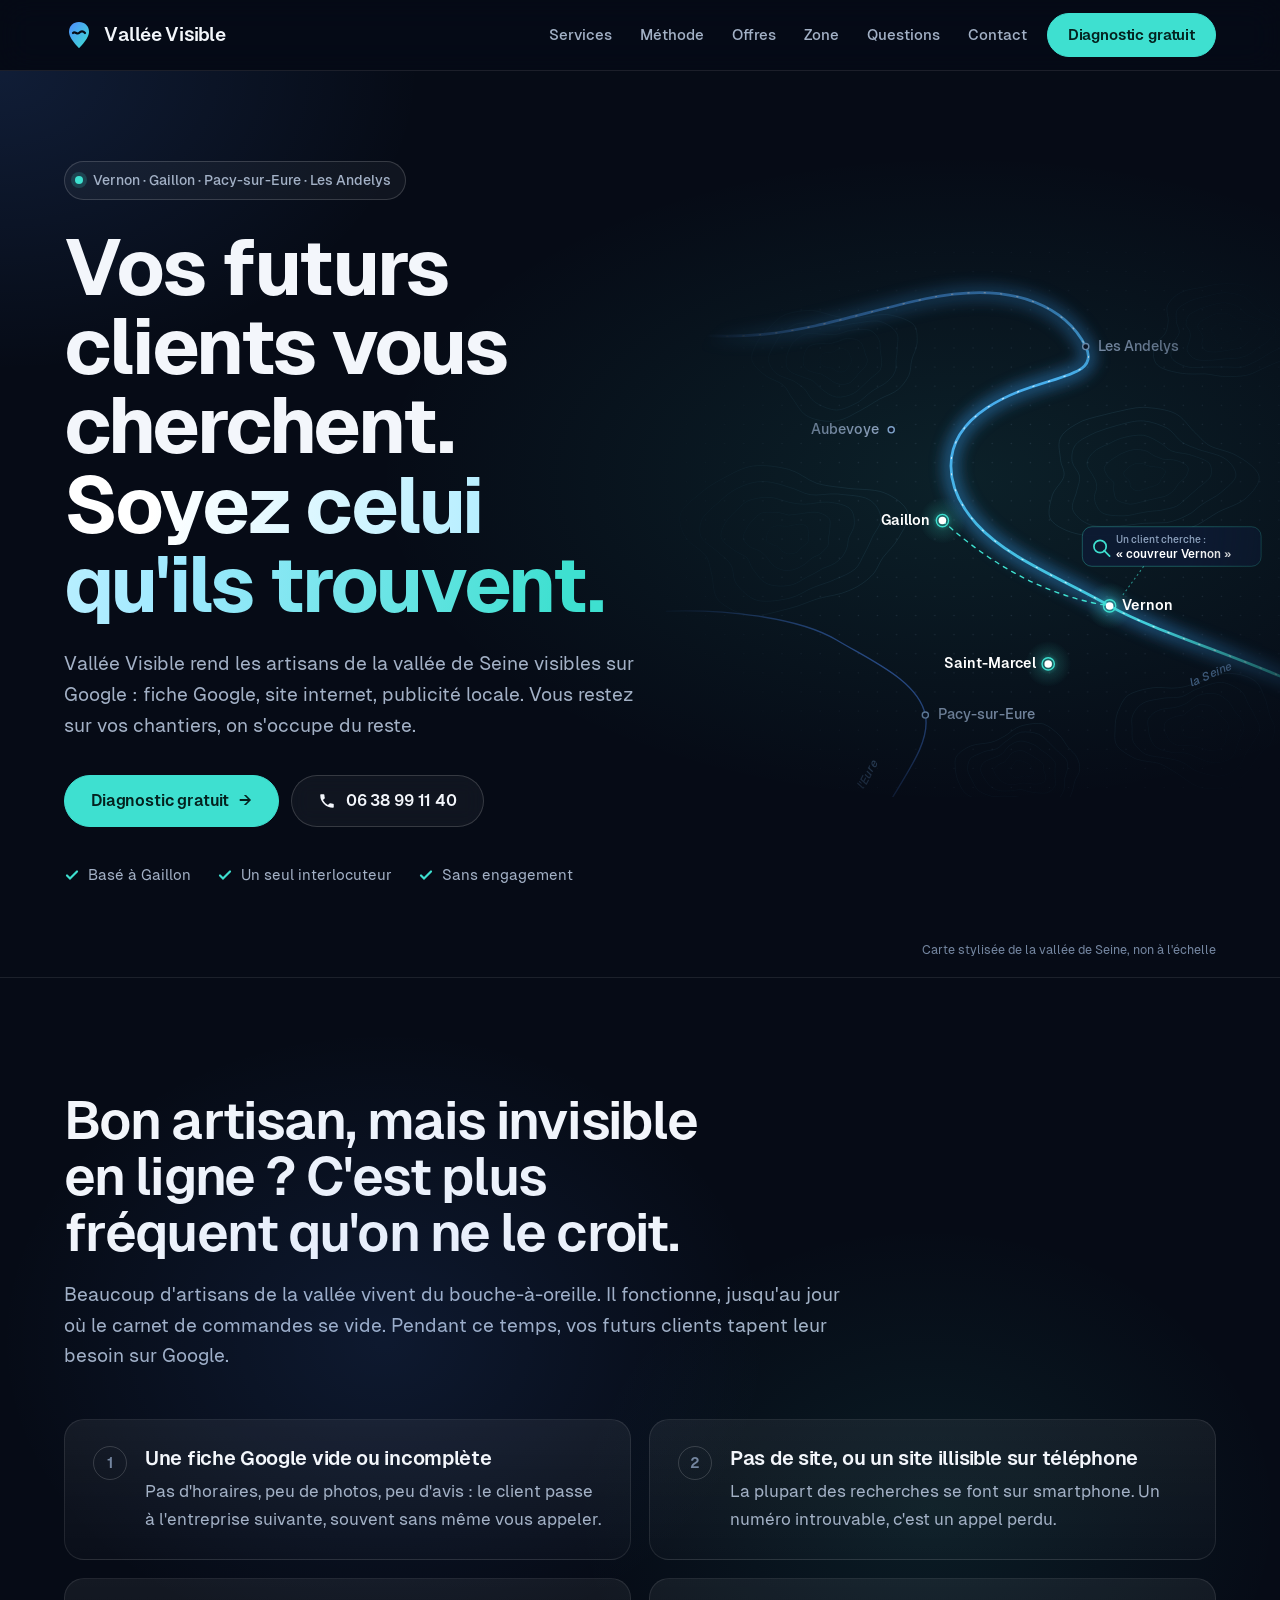
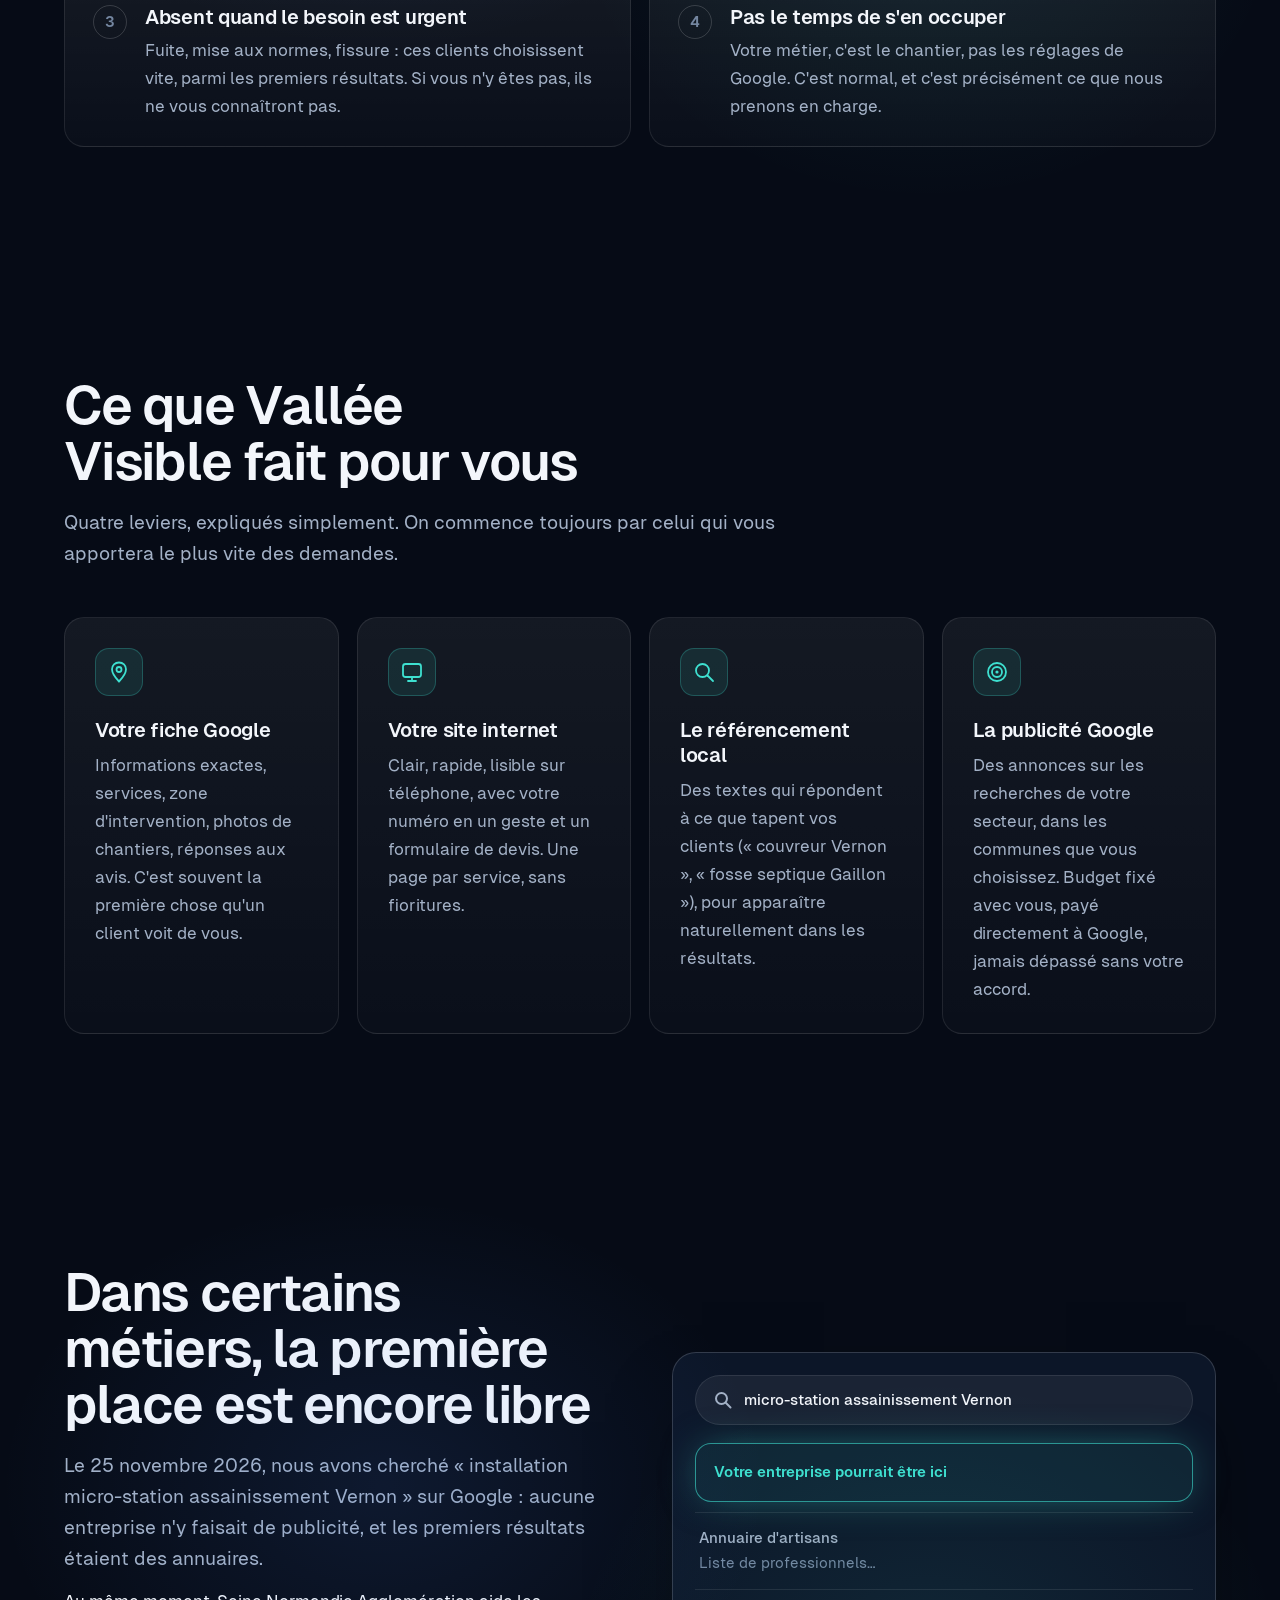
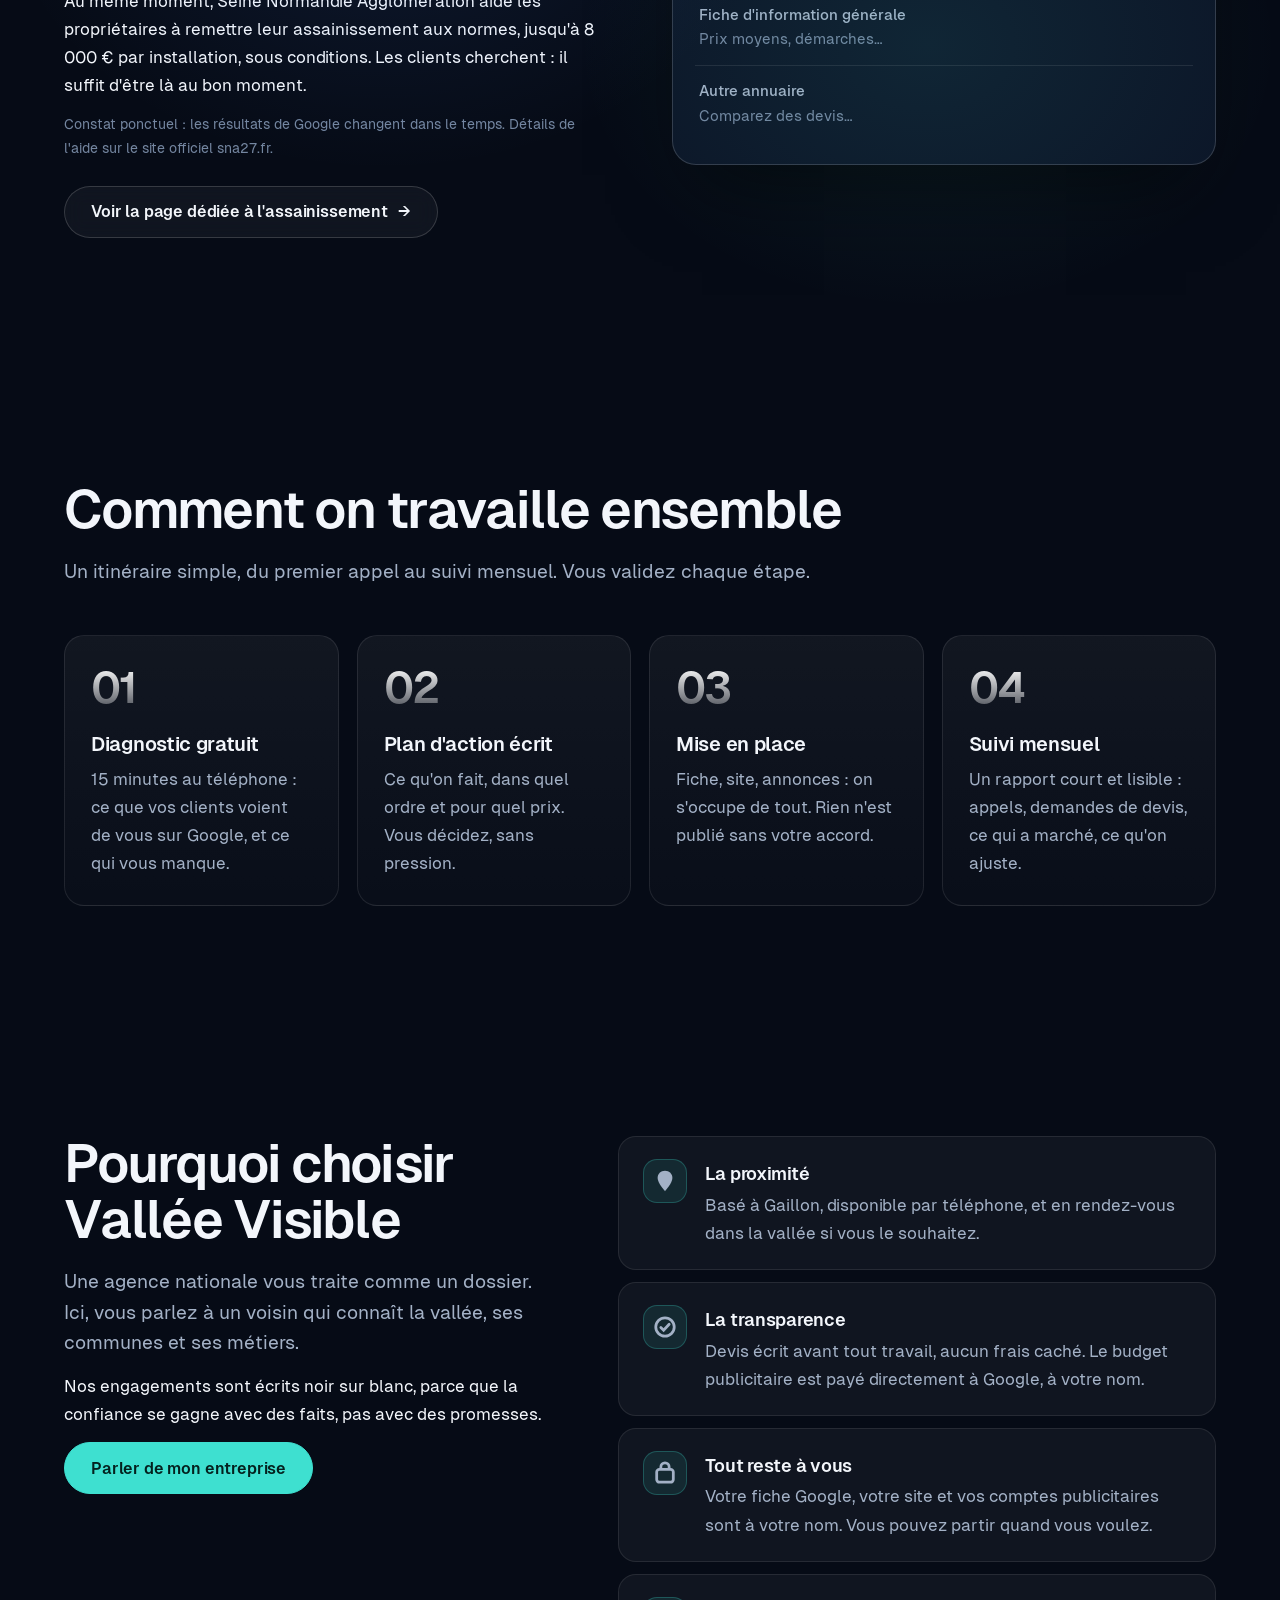
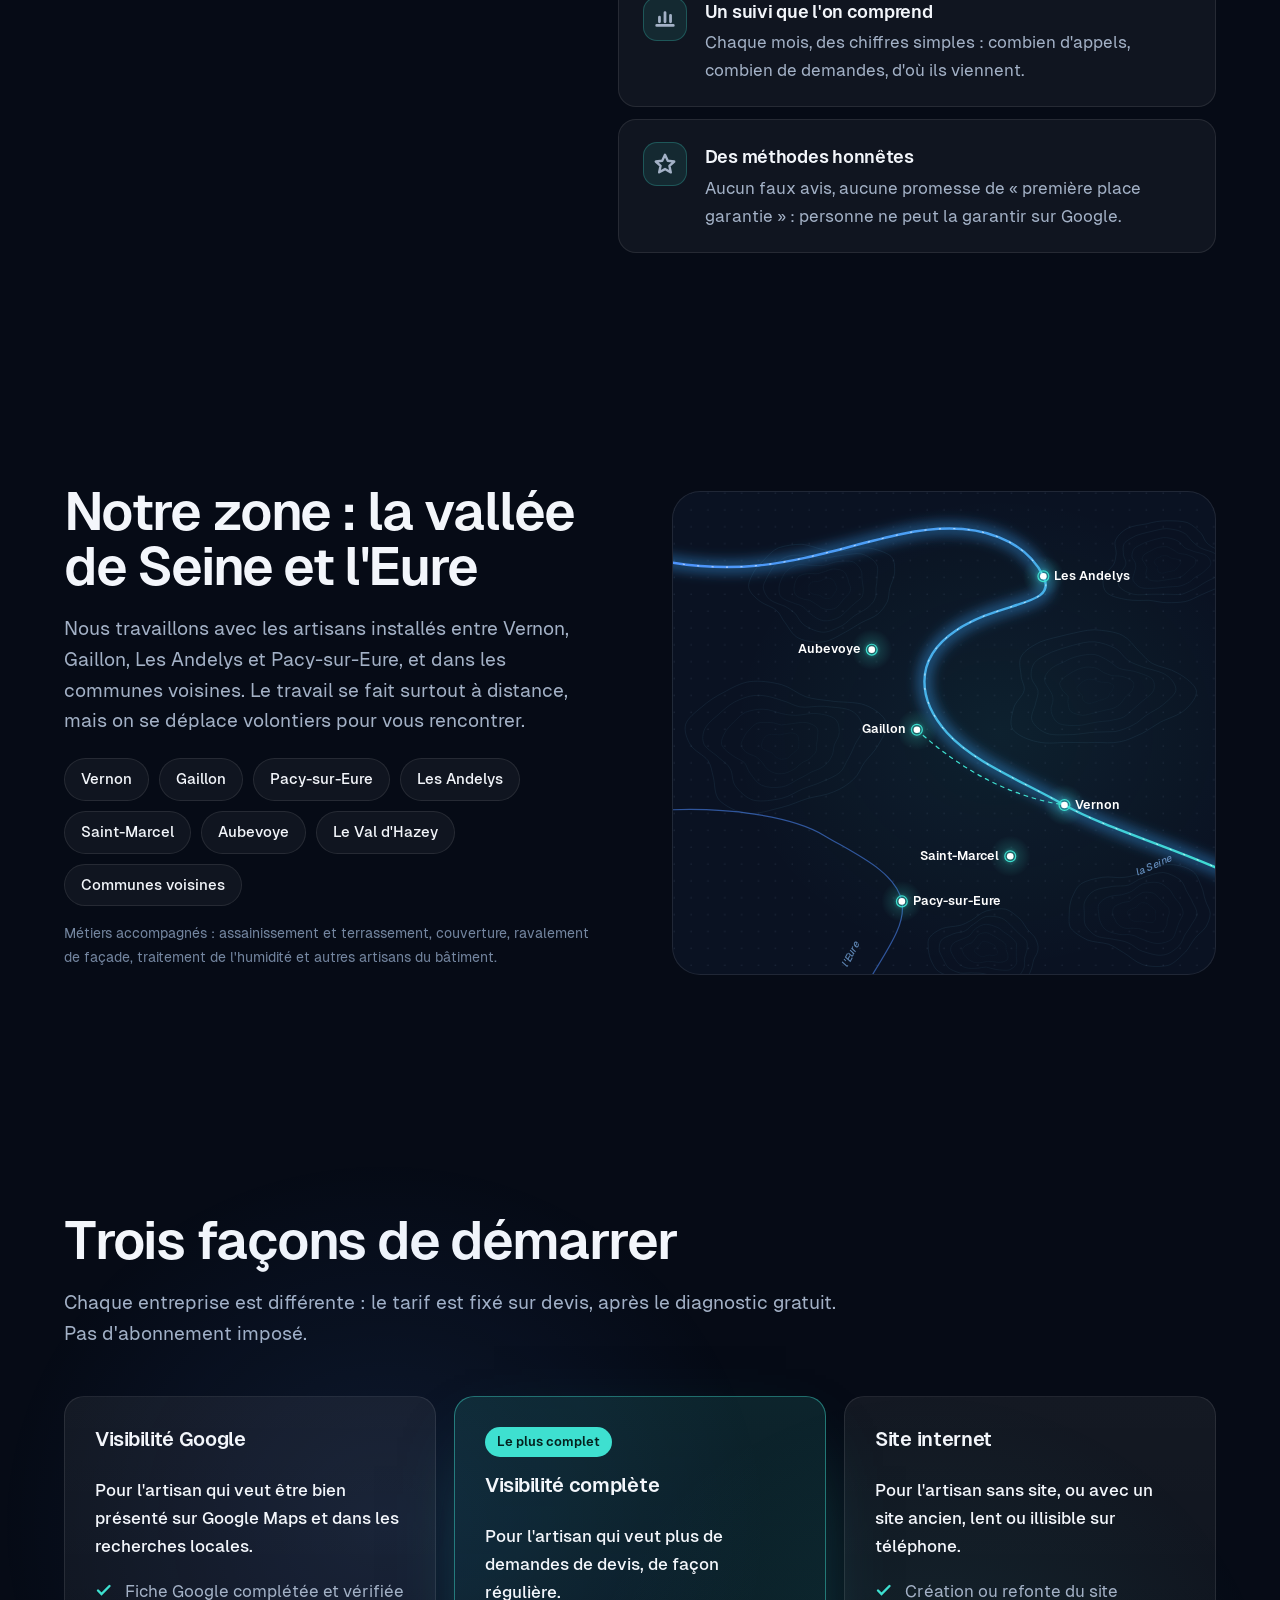
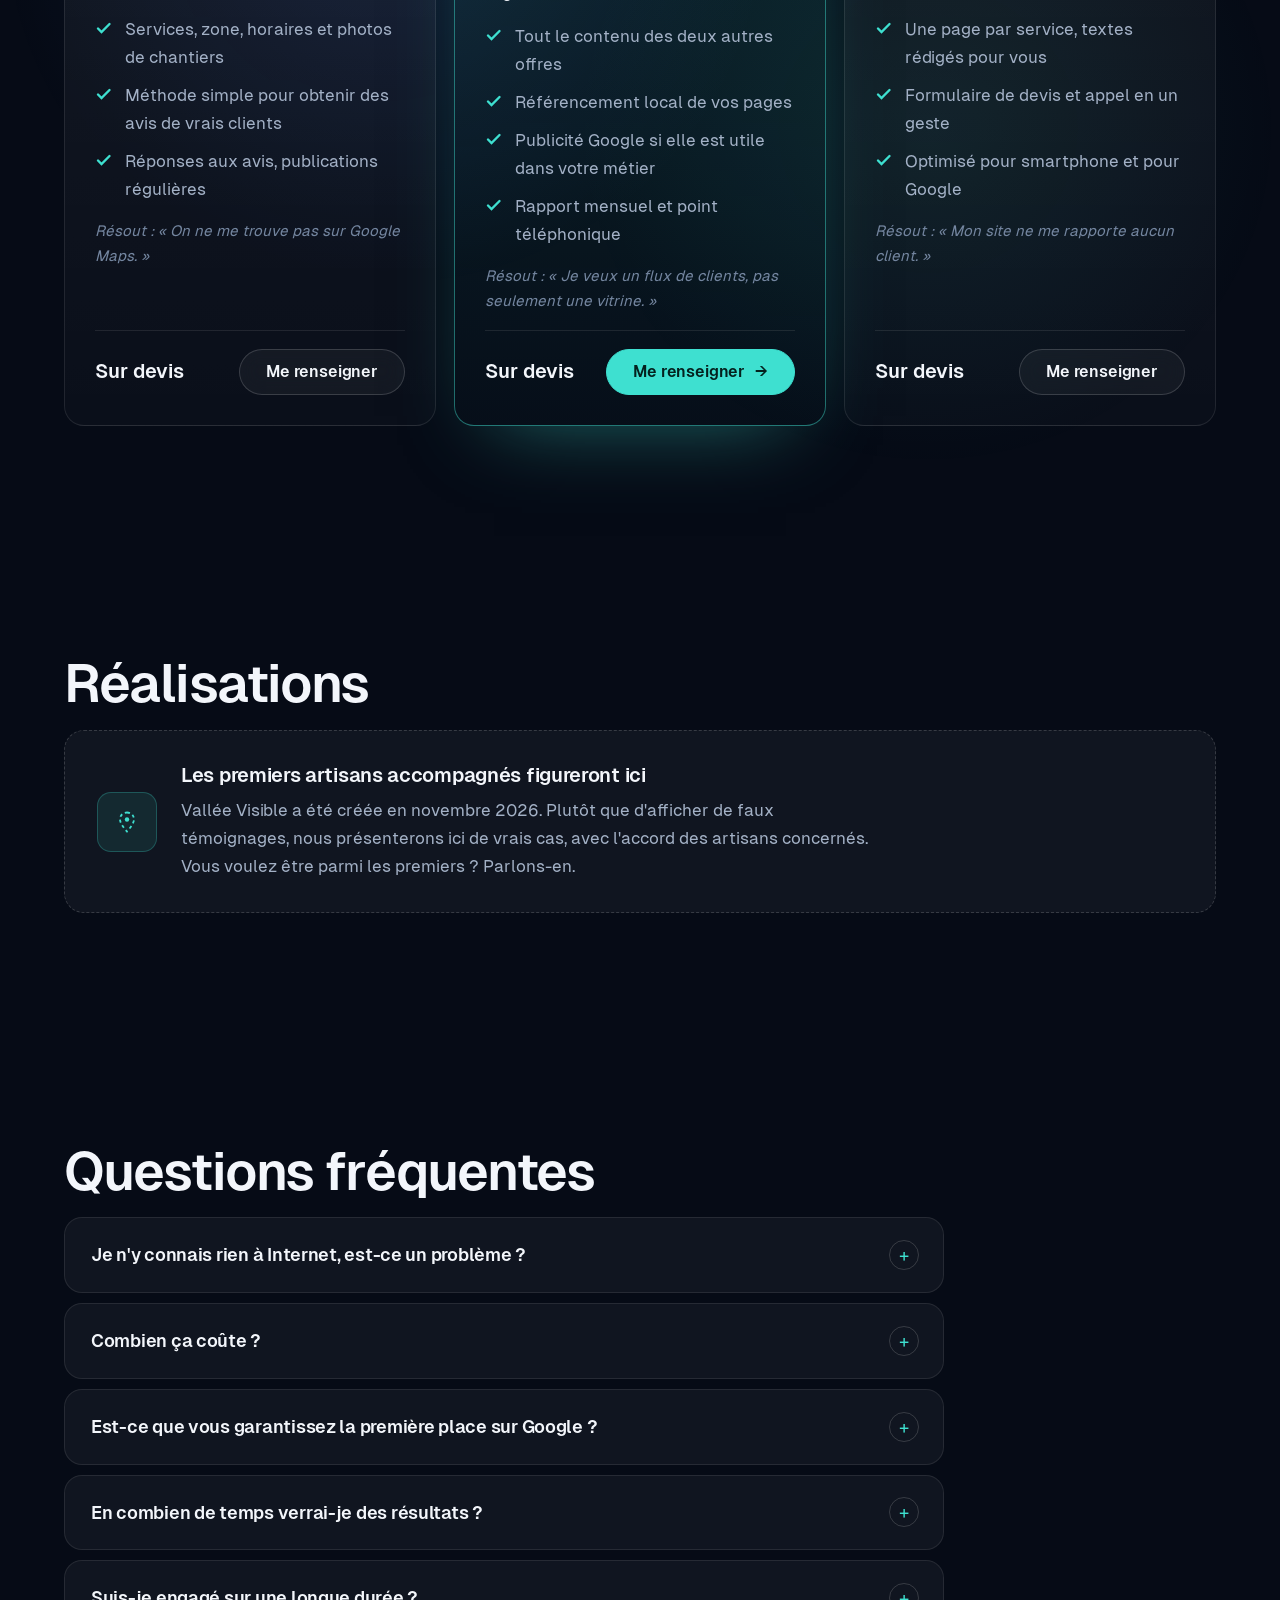
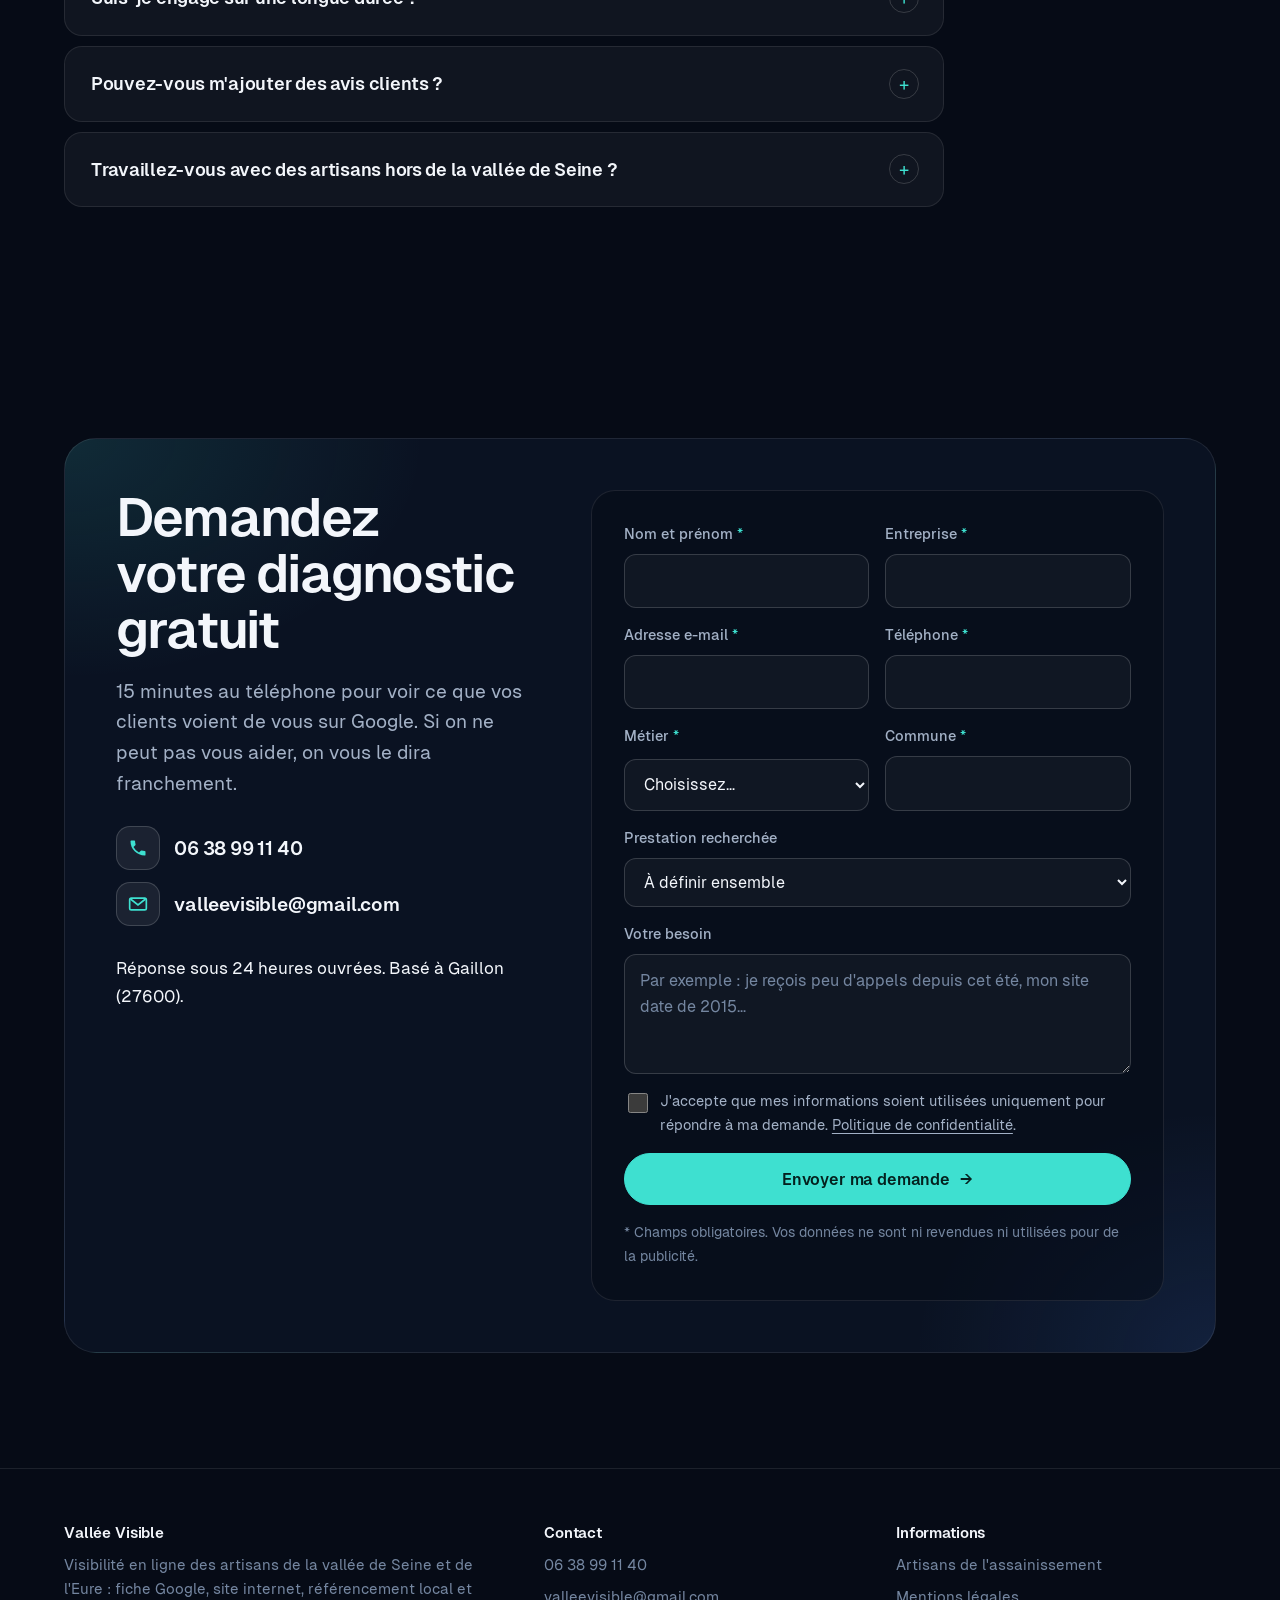
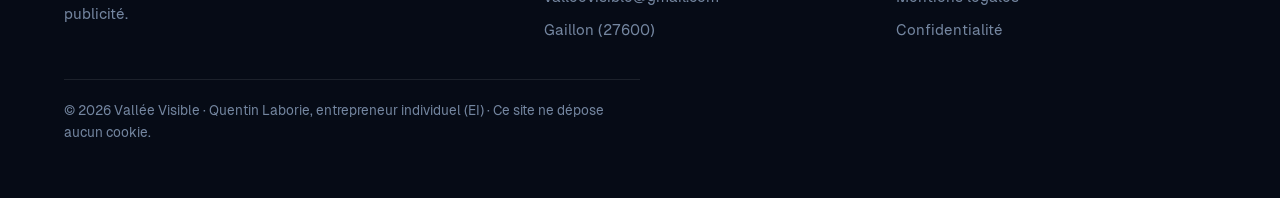
<file: index.html>
<!DOCTYPE html>
<html lang="fr">
<head>
<meta charset="utf-8">
<meta name="viewport" content="width=device-width, initial-scale=1, viewport-fit=cover">
<title>Vallée Visible · Visibilité Google pour artisans à Vernon, Gaillon et dans l'Eure</title>
<meta name="description" content="Vallée Visible aide les artisans du bâtiment de Vernon, Gaillon, Pacy-sur-Eure et Les Andelys à être trouvés sur Google : fiche Google, site internet, référencement local et publicité. Diagnostic gratuit.">
<link rel="canonical" href="https://valleevisible.github.io/">
<meta name="robots" content="index,follow">
<meta name="theme-color" content="#060b16">
<meta http-equiv="Content-Security-Policy" content="default-src 'self'; script-src 'self'; style-src 'self' 'unsafe-inline'; img-src 'self' data:; font-src 'self'; connect-src https://api.web3forms.com; form-action https://api.web3forms.com; base-uri 'self'; object-src 'none'">
<meta name="referrer" content="strict-origin-when-cross-origin">
<meta property="og:type" content="website">
<meta property="og:locale" content="fr_FR">
<meta property="og:site_name" content="Vallée Visible">
<meta property="og:title" content="Vallée Visible · Les artisans de la vallée de Seine, trouvés sur Google">
<meta property="og:description" content="Fiche Google, site internet, référencement local et publicité pour les artisans de Vernon, Gaillon et de l'Eure. Diagnostic gratuit de 15 minutes.">
<meta property="og:url" content="https://valleevisible.github.io/">
<meta property="og:image" content="https://valleevisible.github.io/assets/og-image.png">
<meta property="og:image:width" content="1200">
<meta property="og:image:height" content="630">
<meta name="twitter:card" content="summary_large_image">
<link rel="icon" href="assets/favicon.svg" type="image/svg+xml">
<link rel="apple-touch-icon" href="assets/apple-touch-icon.png">
<link rel="preload" href="assets/fonts/geist-sans-latin-600-normal.woff2" as="font" type="font/woff2" crossorigin>
<link rel="stylesheet" href="assets/style.css">
<script type="application/ld+json">
{
  "@context": "https://schema.org",
  "@type": "ProfessionalService",
  "@id": "https://valleevisible.github.io/#entreprise",
  "name": "Vallée Visible",
  "url": "https://valleevisible.github.io/",
  "logo": "https://valleevisible.github.io/assets/apple-touch-icon.png",
  "image": "https://valleevisible.github.io/assets/og-image.png",
  "description": "Visibilité en ligne des artisans du bâtiment : fiche Google Business Profile, création de sites internet, référencement local et publicité Google, dans la vallée de Seine et l'Eure.",
  "telephone": "+33638991140",
  "email": "valleevisible@gmail.com",
  "founder": {"@type": "Person", "name": "Quentin Laborie"},
  "address": {"@type": "PostalAddress", "addressLocality": "Gaillon", "postalCode": "27600", "addressRegion": "Normandie", "addressCountry": "FR"},
  "areaServed": [
    {"@type": "City", "name": "Vernon"},
    {"@type": "City", "name": "Gaillon"},
    {"@type": "City", "name": "Pacy-sur-Eure"},
    {"@type": "City", "name": "Les Andelys"},
    {"@type": "City", "name": "Saint-Marcel"},
    {"@type": "City", "name": "Aubevoye"},
    {"@type": "AdministrativeArea", "name": "Eure"}
  ],
  "knowsAbout": ["Google Business Profile", "Référencement local", "Création de site internet", "Google Ads"],
  "priceRange": "Sur devis"
}
</script>
</head>
<body>
<a class="skip" href="#contenu">Aller au contenu</a>

<header class="top">
  <div class="wrap">
    <a class="logo" href="./" aria-label="Vallée Visible, accueil">
      <svg viewBox="0 0 30 30" aria-hidden="true"><defs><linearGradient id="lg" x1="0" y1="0" x2="1" y2="1"><stop offset="0" stop-color="#4f8dff"/><stop offset="1" stop-color="#3ee0d0"/></linearGradient></defs><path d="M15 2c5.8 0 10 4.2 10 9.7C25 18.8 15 28 15 28S5 18.8 5 11.7C5 6.2 9.2 2 15 2z" fill="url(#lg)"/><path d="M9 13c2.2-2.2 4 2 6 0s4-2.2 6 0" stroke="#060b16" stroke-width="2.2" fill="none" stroke-linecap="round"/></svg>
      Vallée Visible
    </a>
    <nav aria-label="Navigation principale">
      <button class="burger" type="button" aria-expanded="false" aria-controls="menu" aria-label="Ouvrir le menu">
        <svg viewBox="0 0 24 24" aria-hidden="true"><path d="M3 6h18M3 12h18M3 18h18" stroke="currentColor" stroke-width="2.2" stroke-linecap="round"/></svg>
      </button>
      <ul class="menu" id="menu">
        <li><a href="#services">Services</a></li>
        <li><a href="#methode">Méthode</a></li>
        <li><a href="#offres">Offres</a></li>
        <li><a href="#zone">Zone</a></li>
        <li><a href="#faq">Questions</a></li>
        <li><a href="#contact">Contact</a></li>
      </ul>
    </nav>
    <a class="btn" href="#contact">Diagnostic gratuit</a>
  </div>
</header>

<main id="contenu">
<section class="hero" aria-labelledby="titre">
  <div class="hero-grid">
    <div class="hero-text">
      <p class="pill"><i aria-hidden="true"></i>Vernon · Gaillon · Pacy-sur-Eure · Les Andelys</p>
      <h1 id="titre">Vos futurs clients vous cherchent. <span class="grad">Soyez celui qu'ils trouvent.</span></h1>
      <p class="lead">Vallée Visible rend les artisans de la vallée de Seine visibles sur Google : fiche Google, site internet, publicité locale. Vous restez sur vos chantiers, on s'occupe du reste.</p>
      <div class="actions">
        <a class="btn" href="#contact">Diagnostic gratuit <span class="arr" aria-hidden="true">→</span></a>
        <a class="btn ghost" href="tel:+33638991140"><svg viewBox="0 0 24 24" aria-hidden="true"><path d="M6.6 10.8a15.1 15.1 0 0 0 6.6 6.6l2.2-2.2a1 1 0 0 1 1-.25 11.4 11.4 0 0 0 3.6.57 1 1 0 0 1 1 1V20a1 1 0 0 1-1 1A17 17 0 0 1 3 4a1 1 0 0 1 1-1h3.5a1 1 0 0 1 1 1c0 1.25.2 2.45.57 3.57a1 1 0 0 1-.25 1z" fill="currentColor"/></svg>06 38 99 11 40</a>
      </div>
      <ul class="trust">
        <li><svg viewBox="0 0 16 16" aria-hidden="true"><path d="M3 8.5l3 3 7-7" stroke="currentColor" stroke-width="2.2" fill="none" stroke-linecap="round"/></svg>Basé à Gaillon</li>
        <li><svg viewBox="0 0 16 16" aria-hidden="true"><path d="M3 8.5l3 3 7-7" stroke="currentColor" stroke-width="2.2" fill="none" stroke-linecap="round"/></svg>Un seul interlocuteur</li>
        <li><svg viewBox="0 0 16 16" aria-hidden="true"><path d="M3 8.5l3 3 7-7" stroke="currentColor" stroke-width="2.2" fill="none" stroke-linecap="round"/></svg>Sans engagement</li>
      </ul>
    </div>
    <div class="hero-map">
      <svg viewBox="0 0 900 800" preserveAspectRatio="xMidYMid slice" xmlns="http://www.w3.org/2000/svg" aria-hidden="true" focusable="false">
<defs>
<radialGradient id="hhalo"><stop offset="0" stop-color="#3ee0d0" stop-opacity=".55"/><stop offset=".45" stop-color="#3ee0d0" stop-opacity=".14"/><stop offset="1" stop-color="#3ee0d0" stop-opacity="0"/></radialGradient>
<linearGradient id="hriver" x1="0" y1="0" x2="1" y2="1"><stop offset="0" stop-color="#4f8dff"/><stop offset="1" stop-color="#3ee0d0"/></linearGradient>
<filter id="hglow" x="-20%" y="-20%" width="140%" height="140%"><feGaussianBlur stdDeviation="9"/></filter>
<pattern id="hdots" width="28" height="28" patternUnits="userSpaceOnUse"><circle cx="2" cy="2" r="1.1" fill="#9fc3e8" fill-opacity=".14"/></pattern>
</defs>
<style>.lbl{font:500 21px Geist,"Helvetica Neue",Arial,sans-serif;fill:#8ea3bf}.lbl.on{fill:#ffffff;font-weight:600}
.rv{font:italic 500 17px Geist,Arial,sans-serif;fill:#5f87b5}.chipt1{font:500 15px Geist,Arial,sans-serif;fill:#8ea3bf}.chipt2{font:600 17px Geist,Arial,sans-serif;fill:#fff}
@media (max-width:600px){.lbl{font-size:30px}.rv{font-size:24px}.chip{display:none}}</style>
<rect width="900" height="800" fill="url(#hdots)"/>
<path d="M869,330 C871,340 860,353 850,362 C840,371 822,376 810,382 C798,389 790,395 779,401 C767,406 755,413 742,415 C729,418 714,416 700,416 C686,417 673,416 657,416 C642,416 621,419 605,415 C590,412 571,404 564,394 C558,385 563,369 566,358 C569,348 581,339 583,330 C585,321 578,314 578,304 C577,294 573,281 579,272 C584,263 598,255 610,249 C623,244 639,241 654,237 C669,234 685,229 700,229 C715,230 734,232 746,238 C758,244 765,256 773,264 C782,272 785,278 796,285 C807,291 826,293 838,301 C851,308 867,320 869,330Z" fill="none" stroke="#7fd6ff" stroke-opacity="0.13" stroke-width="1"/><path d="M835,330 C833,338 821,347 813,354 C805,361 794,365 786,371 C778,376 773,383 764,387 C755,392 744,396 734,398 C723,399 712,398 700,399 C688,400 677,402 664,403 C651,403 632,405 621,401 C610,397 599,388 596,379 C593,371 601,359 602,351 C604,343 607,337 606,330 C605,323 596,316 595,308 C594,300 595,290 601,283 C607,276 619,271 629,266 C640,262 651,258 663,255 C675,252 688,248 700,249 C712,250 725,255 735,260 C744,265 748,275 756,280 C763,285 771,287 781,291 C792,295 811,298 820,305 C829,311 836,322 835,330Z" fill="none" stroke="#7fd6ff" stroke-opacity="0.11" stroke-width="1"/><path d="M798,330 C795,336 786,342 780,347 C774,352 770,356 764,361 C759,365 755,370 748,374 C742,377 733,378 725,380 C717,381 709,381 700,383 C691,384 681,388 671,388 C661,388 647,388 640,384 C633,380 629,371 628,364 C626,358 632,350 631,345 C631,339 629,335 626,330 C624,325 617,318 617,312 C617,306 621,300 626,295 C631,290 640,286 648,283 C655,279 663,275 672,273 C680,271 691,269 700,270 C709,272 717,277 724,281 C731,285 734,290 741,293 C748,296 758,296 766,298 C775,301 789,305 795,310 C800,315 800,324 798,330Z" fill="none" stroke="#7fd6ff" stroke-opacity="0.09" stroke-width="1"/><path d="M762,330 C760,334 754,337 751,341 C748,344 747,348 744,351 C740,354 737,357 732,359 C728,361 722,361 716,363 C711,364 706,365 700,367 C694,368 686,371 680,371 C673,370 665,368 661,365 C657,362 657,355 656,351 C655,347 657,343 656,339 C654,336 650,334 647,330 C645,326 642,322 642,318 C643,314 647,310 651,307 C655,304 660,301 665,298 C670,296 675,293 681,292 C687,290 694,291 700,292 C706,293 710,297 715,300 C720,302 723,303 728,305 C734,306 742,305 748,307 C754,309 762,312 764,316 C767,320 764,326 762,330Z" fill="none" stroke="#7fd6ff" stroke-opacity="0.07" stroke-width="1"/><path d="M729,330 C728,332 726,334 725,335 C724,337 724,339 722,341 C721,342 718,343 716,344 C714,345 711,346 708,346 C706,347 703,349 700,349 C697,350 693,352 690,351 C686,351 683,348 682,347 C680,345 680,342 680,340 C679,338 679,336 677,335 C676,333 673,332 672,330 C671,328 670,326 671,324 C672,322 674,320 676,319 C678,317 680,315 682,314 C685,313 688,311 690,311 C693,311 697,311 700,312 C703,313 705,315 707,315 C710,316 712,316 715,316 C718,317 723,316 726,318 C729,319 731,321 732,323 C732,325 730,328 729,330Z" fill="none" stroke="#7fd6ff" stroke-opacity="0.05" stroke-width="1"/><path d="M341,420 C335,431 325,440 318,449 C311,459 309,469 300,477 C292,485 280,493 267,498 C254,504 239,505 224,509 C210,513 197,520 180,524 C163,528 140,536 123,534 C106,532 87,522 77,512 C68,502 70,485 67,474 C64,463 64,455 58,446 C51,437 35,430 29,420 C23,410 18,397 21,386 C24,376 37,366 48,357 C58,348 70,340 84,333 C97,326 112,317 128,315 C144,313 165,316 180,320 C195,324 206,335 220,340 C233,344 244,345 261,347 C277,350 304,348 319,354 C335,360 351,372 354,383 C358,394 347,409 341,420Z" fill="none" stroke="#7fd6ff" stroke-opacity="0.13" stroke-width="1"/><path d="M302,420 C298,429 295,436 291,443 C286,451 284,460 277,466 C270,472 258,477 248,481 C238,486 228,488 216,493 C205,497 194,506 180,509 C166,512 147,515 134,512 C122,509 110,497 104,489 C97,480 100,468 95,460 C91,452 85,449 77,442 C70,435 57,428 52,420 C48,412 49,401 53,393 C57,385 67,377 75,370 C83,363 91,355 102,349 C112,344 126,338 139,338 C152,337 168,342 180,346 C192,349 200,355 211,357 C223,359 236,355 251,356 C265,358 287,358 297,364 C308,370 314,382 315,391 C316,401 306,411 302,420Z" fill="none" stroke="#7fd6ff" stroke-opacity="0.11" stroke-width="1"/><path d="M268,420 C266,426 267,432 264,438 C261,444 258,450 252,454 C247,459 238,462 230,465 C223,469 217,473 208,477 C200,481 190,489 180,490 C170,492 155,491 147,487 C138,483 133,473 128,467 C123,461 123,454 118,449 C113,445 104,442 98,437 C92,433 83,426 81,420 C79,414 83,406 86,400 C89,394 95,388 101,382 C107,377 112,370 120,366 C129,363 141,360 151,361 C160,361 171,366 180,368 C189,370 195,371 204,371 C214,371 227,367 238,368 C249,369 263,372 269,377 C276,383 276,393 276,400 C276,407 270,414 268,420Z" fill="none" stroke="#7fd6ff" stroke-opacity="0.09" stroke-width="1"/><path d="M238,420 C238,424 239,428 237,432 C235,436 231,439 227,443 C224,446 218,447 214,450 C209,453 206,458 200,461 C195,464 187,468 180,468 C173,469 164,466 159,462 C154,459 151,453 148,449 C144,445 142,443 138,440 C133,437 126,436 121,432 C117,429 114,424 113,420 C113,416 116,411 118,407 C120,403 123,398 127,395 C130,391 135,386 140,384 C146,382 155,383 162,383 C168,383 174,386 180,387 C186,387 191,385 197,385 C204,384 214,382 221,383 C228,384 236,388 239,392 C242,396 240,403 240,407 C240,412 239,416 238,420Z" fill="none" stroke="#7fd6ff" stroke-opacity="0.07" stroke-width="1"/><path d="M209,420 C209,422 209,424 208,426 C208,428 205,429 203,431 C201,433 199,434 197,436 C195,437 194,440 191,442 C188,443 183,444 180,444 C177,444 173,441 170,440 C168,438 167,435 165,434 C163,432 160,432 158,431 C155,429 151,428 149,427 C147,425 147,422 147,420 C147,418 148,416 149,413 C150,411 151,409 153,407 C155,405 158,403 161,403 C164,402 168,403 171,403 C175,403 177,404 180,403 C183,403 186,401 190,401 C193,400 198,400 201,401 C205,402 207,404 208,407 C209,409 208,412 209,414 C209,416 209,418 209,420Z" fill="none" stroke="#7fd6ff" stroke-opacity="0.05" stroke-width="1"/><path d="M360,160 C358,168 359,175 356,182 C352,190 347,197 340,203 C333,209 322,212 313,217 C304,222 297,227 286,233 C276,238 263,247 250,249 C237,251 219,248 209,243 C198,238 192,225 186,217 C180,210 179,203 172,197 C166,191 153,188 145,182 C137,176 128,168 126,160 C124,152 129,143 133,135 C137,127 144,120 151,113 C158,106 165,97 175,93 C186,89 201,87 214,87 C226,88 239,94 250,96 C261,98 269,98 281,98 C293,97 310,92 324,93 C337,95 354,100 362,107 C369,114 368,126 368,135 C367,144 362,152 360,160Z" fill="none" stroke="#7fd6ff" stroke-opacity="0.13" stroke-width="1"/><path d="M337,160 C337,166 338,173 335,178 C333,184 327,189 321,194 C315,198 308,201 301,206 C294,211 289,217 281,222 C272,226 260,233 250,233 C240,233 227,227 219,222 C211,217 208,208 203,202 C197,197 193,194 186,190 C179,187 167,184 161,179 C155,174 151,166 150,160 C149,154 154,147 157,140 C161,134 164,127 169,122 C175,116 182,110 191,107 C200,104 213,105 223,106 C233,106 241,110 250,110 C259,110 266,107 277,106 C287,105 303,101 313,103 C323,106 333,112 337,119 C342,125 339,134 339,141 C339,148 338,154 337,160Z" fill="none" stroke="#7fd6ff" stroke-opacity="0.11" stroke-width="1"/><path d="M316,160 C316,165 316,169 314,174 C312,178 306,181 302,185 C298,188 294,192 290,196 C285,200 281,206 274,209 C268,212 258,215 250,214 C242,213 234,207 229,203 C223,199 221,194 216,191 C211,187 205,187 199,184 C193,182 184,179 180,175 C176,171 176,165 176,160 C176,155 178,150 180,145 C183,140 184,135 189,131 C193,127 200,123 207,121 C214,120 224,122 231,122 C238,122 243,123 250,122 C257,121 264,117 272,116 C280,115 292,114 299,116 C305,119 310,125 312,130 C315,135 313,142 314,146 C314,151 316,155 316,160Z" fill="none" stroke="#7fd6ff" stroke-opacity="0.09" stroke-width="1"/><path d="M295,160 C295,163 294,166 292,169 C290,172 287,174 285,176 C282,179 281,182 278,185 C275,188 272,193 267,194 C262,196 255,196 250,194 C245,193 241,188 237,186 C233,184 231,182 227,180 C223,179 218,179 214,177 C209,176 205,173 203,170 C201,167 201,163 201,160 C201,157 202,153 203,150 C204,147 206,143 209,140 C212,138 218,136 223,136 C228,135 234,136 238,136 C243,136 245,134 250,133 C255,132 261,128 266,128 C271,128 278,129 282,131 C286,133 288,138 289,141 C291,145 291,148 292,151 C293,154 295,157 295,160Z" fill="none" stroke="#7fd6ff" stroke-opacity="0.07" stroke-width="1"/><path d="M272,160 C272,161 271,163 271,164 C270,166 269,167 268,168 C267,170 266,172 265,173 C263,175 261,177 259,177 C256,178 252,177 250,176 C248,175 246,173 244,172 C242,171 240,171 238,171 C236,170 233,170 231,169 C229,168 227,167 226,165 C225,164 226,162 226,160 C226,158 225,157 226,155 C227,153 228,151 230,150 C232,149 235,149 237,149 C240,148 242,149 244,148 C246,148 248,146 250,145 C252,144 256,143 258,143 C261,143 264,145 266,146 C267,147 268,150 269,151 C269,153 270,154 271,156 C271,157 273,159 272,160Z" fill="none" stroke="#7fd6ff" stroke-opacity="0.05" stroke-width="1"/><path d="M892,700 C892,707 889,715 885,722 C881,729 872,734 867,741 C861,748 858,756 851,764 C843,771 834,782 823,786 C811,789 792,789 780,785 C768,781 757,770 748,765 C738,759 733,755 723,751 C713,748 698,748 688,744 C678,739 666,732 661,725 C656,718 658,708 658,700 C658,692 659,683 662,675 C666,667 669,657 677,651 C686,645 701,642 713,640 C725,638 739,642 750,640 C761,639 768,636 780,632 C792,628 807,620 820,619 C834,618 851,622 860,628 C870,633 873,645 877,654 C881,662 881,670 884,678 C886,686 892,693 892,700Z" fill="none" stroke="#7fd6ff" stroke-opacity="0.13" stroke-width="1"/><path d="M870,700 C870,706 865,712 862,717 C859,723 855,728 851,734 C847,740 846,748 840,754 C834,760 824,768 814,769 C804,771 790,766 780,763 C770,760 764,752 756,749 C748,745 741,745 732,743 C723,741 710,741 702,737 C695,733 689,726 685,720 C682,714 683,707 683,700 C683,693 681,686 684,680 C687,673 692,666 700,662 C707,658 721,657 730,655 C740,654 748,655 756,653 C765,650 770,644 780,641 C790,637 803,632 814,632 C824,633 835,639 842,644 C849,650 850,659 854,665 C857,671 861,676 863,682 C866,688 870,694 870,700Z" fill="none" stroke="#7fd6ff" stroke-opacity="0.11" stroke-width="1"/><path d="M847,700 C847,704 843,709 841,713 C839,717 838,722 836,727 C834,732 833,739 828,743 C823,747 813,750 805,750 C797,750 787,746 780,743 C773,741 769,737 762,736 C756,734 749,736 742,735 C735,733 725,732 720,728 C715,725 712,720 710,715 C708,710 707,705 707,700 C706,695 705,689 707,685 C710,680 716,675 722,673 C729,670 739,670 745,669 C752,667 756,666 762,663 C767,660 773,654 780,651 C787,649 798,647 806,649 C813,650 819,656 824,660 C829,665 830,670 834,675 C837,679 841,682 843,687 C846,691 847,696 847,700Z" fill="none" stroke="#7fd6ff" stroke-opacity="0.09" stroke-width="1"/><path d="M824,700 C823,703 822,706 821,709 C820,712 821,715 820,719 C818,722 817,727 813,729 C809,732 801,732 796,732 C790,731 785,728 780,727 C775,725 772,725 768,725 C763,724 757,725 753,725 C748,724 743,722 740,719 C737,717 735,713 734,710 C732,707 730,703 730,700 C730,697 730,693 732,690 C734,687 740,685 744,683 C748,681 754,681 758,680 C761,678 763,676 767,673 C771,671 775,667 780,665 C785,664 792,665 797,666 C801,668 805,672 808,675 C811,678 813,681 815,683 C818,686 821,688 823,691 C824,694 824,697 824,700Z" fill="none" stroke="#7fd6ff" stroke-opacity="0.07" stroke-width="1"/><path d="M801,700 C801,702 801,703 801,704 C801,706 802,708 801,710 C800,712 799,714 796,715 C794,715 790,715 787,715 C785,714 782,713 780,713 C778,712 776,713 774,713 C771,713 768,713 766,713 C763,712 761,711 760,710 C758,708 758,707 757,705 C756,703 755,702 755,700 C755,698 755,696 757,695 C758,694 761,693 763,692 C765,691 767,691 769,690 C770,689 771,687 773,685 C775,684 777,682 780,682 C783,682 786,683 788,684 C790,685 792,687 793,688 C795,689 796,690 798,692 C799,693 801,694 801,695 C802,697 801,698 801,700Z" fill="none" stroke="#7fd6ff" stroke-opacity="0.05" stroke-width="1"/><path d="M606,760 C606,766 601,771 599,777 C597,783 597,789 594,795 C591,802 589,811 582,816 C575,821 562,825 552,824 C542,824 529,818 520,815 C511,812 505,808 497,807 C488,805 478,807 469,806 C460,804 449,802 442,797 C435,793 432,785 429,779 C426,773 425,767 424,760 C424,753 422,746 426,740 C430,734 438,729 447,725 C455,722 467,722 476,720 C484,718 488,715 496,711 C503,707 510,699 520,696 C530,693 544,691 553,693 C562,696 570,704 576,709 C582,715 585,722 589,727 C594,733 600,737 602,742 C605,748 607,754 606,760Z" fill="none" stroke="#7fd6ff" stroke-opacity="0.13" stroke-width="1"/><path d="M588,760 C587,765 585,769 584,774 C583,779 585,785 583,790 C581,795 577,803 571,806 C564,809 552,809 544,808 C535,807 527,802 520,801 C513,799 508,799 501,799 C494,798 484,800 477,799 C470,797 462,794 457,790 C453,786 451,780 448,775 C446,770 442,765 442,760 C442,755 442,749 446,744 C449,740 459,737 465,734 C472,731 480,732 485,729 C491,726 493,721 499,718 C505,714 512,707 520,705 C528,704 539,705 546,708 C553,711 558,717 563,722 C567,726 571,730 575,734 C579,738 584,741 587,746 C589,750 588,755 588,760Z" fill="none" stroke="#7fd6ff" stroke-opacity="0.11" stroke-width="1"/><path d="M570,760 C570,764 570,767 570,771 C570,775 572,780 570,784 C568,788 563,792 558,794 C552,795 543,794 536,793 C530,792 525,790 520,789 C515,789 510,791 505,791 C499,791 492,792 486,790 C481,789 477,785 473,782 C470,779 468,775 466,772 C464,768 461,764 461,760 C461,756 463,752 466,749 C470,746 477,744 482,742 C486,740 490,739 493,736 C497,733 498,728 503,725 C507,722 514,718 520,718 C526,718 533,721 538,723 C544,725 547,730 551,732 C555,735 559,737 562,740 C565,743 568,746 570,749 C571,753 570,756 570,760Z" fill="none" stroke="#7fd6ff" stroke-opacity="0.09" stroke-width="1"/><path d="M553,760 C554,762 555,765 556,768 C556,770 557,774 555,777 C553,779 548,781 544,781 C540,782 534,780 530,780 C526,780 523,779 520,780 C517,780 513,782 509,782 C505,782 501,782 497,780 C494,779 492,777 489,775 C487,772 485,770 483,768 C482,765 480,762 480,760 C481,758 484,755 486,753 C489,751 493,750 496,749 C498,747 499,745 501,743 C503,741 504,737 508,735 C511,733 516,732 520,732 C524,732 528,735 532,737 C535,738 537,740 540,742 C543,744 546,745 548,747 C550,748 552,751 553,753 C553,755 553,758 553,760Z" fill="none" stroke="#7fd6ff" stroke-opacity="0.07" stroke-width="1"/><path d="M537,760 C538,761 539,763 539,764 C539,765 539,767 537,768 C536,769 533,770 531,770 C529,770 527,769 525,769 C523,770 522,770 520,770 C518,771 516,772 514,772 C512,772 510,771 509,770 C507,769 506,768 505,767 C503,766 502,765 501,764 C501,763 500,761 501,760 C501,759 503,758 504,757 C506,756 507,755 508,754 C509,753 509,752 510,751 C511,749 512,748 513,747 C515,746 518,746 520,747 C522,747 524,748 526,749 C527,750 529,750 530,751 C532,752 533,752 534,753 C535,754 535,755 536,757 C536,758 537,759 537,760Z" fill="none" stroke="#7fd6ff" stroke-opacity="0.05" stroke-width="1"/><path d="M940,120 C943,127 940,138 934,144 C928,151 913,155 903,160 C894,164 885,167 877,171 C868,175 860,180 851,182 C841,184 830,184 820,184 C810,184 801,181 790,180 C779,180 766,181 754,179 C743,177 727,174 720,167 C714,161 713,150 715,142 C717,134 728,127 732,120 C735,113 735,109 736,102 C736,95 732,86 735,80 C738,73 746,65 754,61 C763,56 776,55 787,53 C797,50 809,48 820,48 C831,48 845,48 854,51 C864,55 871,63 877,69 C882,75 882,82 889,87 C895,93 905,95 913,100 C922,106 936,113 940,120Z" fill="none" stroke="#7fd6ff" stroke-opacity="0.13" stroke-width="1"/><path d="M918,120 C919,126 912,133 906,138 C901,143 890,146 884,150 C877,154 872,158 866,161 C859,164 852,168 845,170 C837,171 828,170 820,170 C812,170 804,170 795,170 C786,170 773,172 765,170 C756,168 745,163 741,157 C738,152 741,143 743,136 C745,130 751,125 752,120 C753,115 749,110 748,105 C748,99 746,92 749,86 C752,81 761,77 768,73 C775,70 785,68 793,66 C802,64 811,61 820,61 C829,62 839,63 846,67 C854,70 857,77 862,82 C867,86 870,90 876,93 C883,97 894,98 901,103 C909,107 918,114 918,120Z" fill="none" stroke="#7fd6ff" stroke-opacity="0.11" stroke-width="1"/><path d="M893,120 C892,124 885,129 881,133 C877,137 871,139 867,142 C862,145 860,149 855,151 C850,154 844,156 838,157 C832,158 826,157 820,158 C814,158 807,160 800,160 C793,160 783,161 777,159 C771,157 766,151 764,147 C762,142 766,136 767,131 C768,127 769,124 768,120 C768,116 763,112 762,108 C762,103 763,98 766,94 C769,91 776,88 782,85 C787,83 793,81 800,79 C806,78 813,75 820,76 C827,77 834,79 839,82 C844,85 846,90 850,93 C855,96 859,96 865,99 C871,101 881,102 886,106 C891,110 894,116 893,120Z" fill="none" stroke="#7fd6ff" stroke-opacity="0.09" stroke-width="1"/><path d="M867,120 C866,123 861,126 859,128 C856,131 854,133 851,135 C849,137 847,140 843,141 C840,143 836,143 832,144 C828,145 824,145 820,146 C816,146 811,148 806,148 C801,148 794,148 791,146 C788,144 786,140 785,136 C785,133 787,130 787,127 C787,124 785,123 784,120 C783,117 779,114 779,111 C779,109 781,105 784,103 C787,101 791,99 795,97 C798,95 802,93 806,92 C810,91 816,91 820,91 C824,92 828,95 832,97 C835,98 836,101 840,102 C843,103 848,103 853,104 C857,106 864,108 866,110 C869,113 868,117 867,120Z" fill="none" stroke="#7fd6ff" stroke-opacity="0.07" stroke-width="1"/><path d="M842,120 C841,121 840,123 839,124 C838,125 837,126 836,128 C835,129 833,130 832,131 C830,131 828,131 826,132 C824,132 822,133 820,133 C818,134 815,135 813,135 C810,135 807,134 806,133 C805,131 805,129 804,128 C804,126 804,125 804,123 C803,122 801,121 801,120 C800,119 799,117 799,116 C799,114 801,113 802,112 C804,110 805,109 807,109 C809,108 811,106 813,106 C815,106 818,106 820,106 C822,107 824,108 825,109 C827,110 828,110 830,111 C832,111 836,111 838,112 C840,112 843,114 843,115 C844,116 843,119 842,120Z" fill="none" stroke="#7fd6ff" stroke-opacity="0.05" stroke-width="1"/>
<path d="M300,860 C330,790 390,730 380,680 S300,600 250,570 S90,520 -40,530" fill="none" stroke="#4f8dff" stroke-opacity=".55" stroke-width="2" stroke-linecap="round"/>
<path d="M960,650 C860,600 720,560 650,520 S500,450 455,400 S395,280 470,230 S640,190 615,140 S520,40 380,70 S140,150 -40,110" fill="none" stroke="#3ea8ff" stroke-opacity=".35" stroke-width="26" stroke-linecap="round" filter="url(#hglow)"/>
<path d="M960,650 C860,600 720,560 650,520 S500,450 455,400 S395,280 470,230 S640,190 615,140 S520,40 380,70 S140,150 -40,110" fill="none" stroke="url(#hriver)" stroke-width="4" stroke-linecap="round"/>
<path d="M960,650 C860,600 720,560 650,520 S500,450 455,400 S395,280 470,230 S640,190 615,140 S520,40 380,70 S140,150 -40,110" fill="none" stroke="#ffffff" stroke-opacity=".7" stroke-width="1.6" stroke-linecap="round" class="current"/>
<text x="830" y="612" class="rv" text-anchor="end" transform="rotate(-24 830 612)">la Seine</text>
<text x="300" y="770" class="rv" text-anchor="middle" transform="rotate(-62 300 770)">l'Eure</text>
<path d="M405,395 Q520,500 650,520" fill="none" stroke="#3ee0d0" stroke-width="2" stroke-linecap="round" class="route"/>
<circle cx="615" cy="140" r="4.5" fill="#0a1426" stroke="#7fa3c9" stroke-width="2"/><text x="633" y="146" text-anchor="start" class="lbl">Les Andelys</text><circle cx="330" cy="262" r="4.5" fill="#0a1426" stroke="#7fa3c9" stroke-width="2"/><text x="312" y="268" text-anchor="end" class="lbl">Aubevoye</text><circle cx="405" cy="395" r="34" fill="url(#hhalo)"/><circle cx="405" cy="395" r="9" fill="none" stroke="#3ee0d0" stroke-width="2" class="pin-pulse d3"/><circle cx="405" cy="395" r="5.5" fill="#ffffff"/><text x="387" y="401" text-anchor="end" class="lbl on">Gaillon</text><circle cx="650" cy="520" r="34" fill="url(#hhalo)"/><circle cx="650" cy="520" r="9" fill="none" stroke="#3ee0d0" stroke-width="2" class="pin-pulse d1"/><circle cx="650" cy="520" r="5.5" fill="#ffffff"/><text x="668" y="526" text-anchor="start" class="lbl on">Vernon</text><circle cx="560" cy="605" r="34" fill="url(#hhalo)"/><circle cx="560" cy="605" r="9" fill="none" stroke="#3ee0d0" stroke-width="2" class="pin-pulse d2"/><circle cx="560" cy="605" r="5.5" fill="#ffffff"/><text x="542" y="611" text-anchor="end" class="lbl on">Saint-Marcel</text><circle cx="380" cy="680" r="4.5" fill="#0a1426" stroke="#7fa3c9" stroke-width="2"/><text x="398" y="686" text-anchor="start" class="lbl">Pacy-sur-Eure</text>
<g class="chip"><rect x="610" y="404" width="262" height="58" rx="14" fill="#0e1b33" fill-opacity=".92" stroke="#3ee0d0" stroke-opacity=".45"/><circle cx="636" cy="433" r="9" fill="none" stroke="#3ee0d0" stroke-width="2.5"/><path d="M642,439 L650,447" stroke="#3ee0d0" stroke-width="2.5" stroke-linecap="round"/><text x="660" y="428" class="chipt1">Un client cherche :</text><text x="660" y="450" class="chipt2">« couvreur Vernon »</text><path d="M700,462 L668,506" stroke="#3ee0d0" stroke-opacity=".6" stroke-width="1.5" stroke-dasharray="3 4"/></g>
</svg>
    </div>
  </div>
  <span class="map-note">Carte stylisée de la vallée de Seine, non à l'échelle</span>
</section>

<section class="band glow" aria-labelledby="t-probleme">
  <div class="wrap">
    <div class="head">
      <h2 id="t-probleme">Bon artisan, mais invisible en ligne ? C'est plus fréquent qu'on ne le croit.</h2>
      <p class="lead">Beaucoup d'artisans de la vallée vivent du bouche-à-oreille. Il fonctionne, jusqu'au jour où le carnet de commandes se vide. Pendant ce temps, vos futurs clients tapent leur besoin sur Google.</p>
    </div>
    <div class="grid g2">
      <div class="card prob"><span class="mark" aria-hidden="true">1</span><div><h3>Une fiche Google vide ou incomplète</h3><p>Pas d'horaires, peu de photos, peu d'avis : le client passe à l'entreprise suivante, souvent sans même vous appeler.</p></div></div>
      <div class="card prob"><span class="mark" aria-hidden="true">2</span><div><h3>Pas de site, ou un site illisible sur téléphone</h3><p>La plupart des recherches se font sur smartphone. Un numéro introuvable, c'est un appel perdu.</p></div></div>
      <div class="card prob"><span class="mark" aria-hidden="true">3</span><div><h3>Absent quand le besoin est urgent</h3><p>Fuite, mise aux normes, fissure : ces clients choisissent vite, parmi les premiers résultats. Si vous n'y êtes pas, ils ne vous connaîtront pas.</p></div></div>
      <div class="card prob"><span class="mark" aria-hidden="true">4</span><div><h3>Pas le temps de s'en occuper</h3><p>Votre métier, c'est le chantier, pas les réglages de Google. C'est normal, et c'est précisément ce que nous prenons en charge.</p></div></div>
    </div>
  </div>
</section>

<section class="band" id="services" aria-labelledby="t-services">
  <div class="wrap">
    <div class="head">
      <h2 id="t-services">Ce que Vallée Visible fait pour vous</h2>
      <p class="lead">Quatre leviers, expliqués simplement. On commence toujours par celui qui vous apportera le plus vite des demandes.</p>
    </div>
    <div class="grid g4">
      <article class="card">
        <span class="ico"><svg viewBox="0 0 24 24" aria-hidden="true"><path d="M12 2.5c4 0 7 3 7 6.8 0 5-7 12.2-7 12.2S5 14.3 5 9.3C5 5.5 8 2.5 12 2.5z" fill="none" stroke="currentColor" stroke-width="1.8"/><circle cx="12" cy="9.5" r="2.5" fill="none" stroke="currentColor" stroke-width="1.8"/></svg></span>
        <h3>Votre fiche Google</h3>
        <p>Informations exactes, services, zone d'intervention, photos de chantiers, réponses aux avis. C'est souvent la première chose qu'un client voit de vous.</p>
      </article>
      <article class="card">
        <span class="ico"><svg viewBox="0 0 24 24" aria-hidden="true"><rect x="3" y="4" width="18" height="13" rx="2.5" fill="none" stroke="currentColor" stroke-width="1.8"/><path d="M8 21h8M12 17v4" stroke="currentColor" stroke-width="1.8" stroke-linecap="round"/></svg></span>
        <h3>Votre site internet</h3>
        <p>Clair, rapide, lisible sur téléphone, avec votre numéro en un geste et un formulaire de devis. Une page par service, sans fioritures.</p>
      </article>
      <article class="card">
        <span class="ico"><svg viewBox="0 0 24 24" aria-hidden="true"><circle cx="10.5" cy="10.5" r="6.5" fill="none" stroke="currentColor" stroke-width="1.8"/><path d="M15.5 15.5L21 21" stroke="currentColor" stroke-width="1.8" stroke-linecap="round"/></svg></span>
        <h3>Le référencement local</h3>
        <p>Des textes qui répondent à ce que tapent vos clients (« couvreur Vernon », « fosse septique Gaillon »), pour apparaître naturellement dans les résultats.</p>
      </article>
      <article class="card">
        <span class="ico"><svg viewBox="0 0 24 24" aria-hidden="true"><circle cx="12" cy="12" r="9" fill="none" stroke="currentColor" stroke-width="1.8"/><circle cx="12" cy="12" r="5" fill="none" stroke="currentColor" stroke-width="1.8"/><circle cx="12" cy="12" r="1.6" fill="currentColor"/></svg></span>
        <h3>La publicité Google</h3>
        <p>Des annonces sur les recherches de votre secteur, dans les communes que vous choisissez. Budget fixé avec vous, payé directement à Google, jamais dépassé sans votre accord.</p>
      </article>
    </div>
  </div>
</section>

<section class="band glow" aria-labelledby="t-constat">
  <div class="wrap fact">
    <div>
      <h2 id="t-constat">Dans certains métiers, la première place est encore libre</h2>
      <p class="lead">Le 25 novembre 2026, nous avons cherché « installation micro-station assainissement Vernon » sur Google : aucune entreprise n'y faisait de publicité, et les premiers résultats étaient des annuaires.</p>
      <p>Au même moment, Seine Normandie Agglomération aide les propriétaires à remettre leur assainissement aux normes, jusqu'à 8 000 € par installation, sous conditions. Les clients cherchent : il suffit d'être là au bon moment.</p>
      <p class="small">Constat ponctuel : les résultats de Google changent dans le temps. Détails de l'aide sur le site officiel sna27.fr.</p>
      <p class="btn-row"><a class="btn ghost" href="artisans-assainissement-eure.html">Voir la page dédiée à l'assainissement <span class="arr" aria-hidden="true">→</span></a></p>
    </div>
    <div class="serp" role="img" aria-label="Illustration d'une page de résultats Google où la première place est libre">
      <div class="q"><svg viewBox="0 0 18 18" aria-hidden="true"><circle cx="7.5" cy="7.5" r="5.5" stroke="currentColor" stroke-width="2" fill="none"/><path d="M12 12l4.5 4.5" stroke="currentColor" stroke-width="2" stroke-linecap="round"/></svg>micro-station assainissement Vernon</div>
      <div class="slot">Votre entreprise pourrait être ici</div>
      <div class="res"><b>Annuaire d'artisans</b>Liste de professionnels…</div>
      <div class="res"><b>Fiche d'information générale</b>Prix moyens, démarches…</div>
      <div class="res"><b>Autre annuaire</b>Comparez des devis…</div>
    </div>
  </div>
</section>

<section class="band" id="methode" aria-labelledby="t-methode">
  <div class="wrap">
    <div class="head">
      <h2 id="t-methode">Comment on travaille ensemble</h2>
      <p class="lead">Un itinéraire simple, du premier appel au suivi mensuel. Vous validez chaque étape.</p>
    </div>
    <ol class="steps">
      <li><h3>Diagnostic gratuit</h3><p>15 minutes au téléphone : ce que vos clients voient de vous sur Google, et ce qui vous manque.</p></li>
      <li><h3>Plan d'action écrit</h3><p>Ce qu'on fait, dans quel ordre et pour quel prix. Vous décidez, sans pression.</p></li>
      <li><h3>Mise en place</h3><p>Fiche, site, annonces : on s'occupe de tout. Rien n'est publié sans votre accord.</p></li>
      <li><h3>Suivi mensuel</h3><p>Un rapport court et lisible : appels, demandes de devis, ce qui a marché, ce qu'on ajuste.</p></li>
    </ol>
  </div>
</section>

<section class="band" aria-labelledby="t-pourquoi">
  <div class="wrap promise">
    <div class="stick">
      <h2 id="t-pourquoi">Pourquoi choisir Vallée Visible</h2>
      <p class="lead">Une agence nationale vous traite comme un dossier. Ici, vous parlez à un voisin qui connaît la vallée, ses communes et ses métiers.</p>
      <p>Nos engagements sont écrits noir sur blanc, parce que la confiance se gagne avec des faits, pas avec des promesses.</p>
      <a class="btn" href="#contact">Parler de mon entreprise</a>
    </div>
    <ul>
      <li><span class="ico"><svg viewBox="0 0 26 26" aria-hidden="true"><path d="M13 2c4.8 0 8 3.4 8 7.8C21 15.6 13 24 13 24S5 15.6 5 9.8C5 5.4 8.2 2 13 2z" fill="currentColor"/></svg></span><div><b>La proximité</b><span>Basé à Gaillon, disponible par téléphone, et en rendez-vous dans la vallée si vous le souhaitez.</span></div></li>
      <li><span class="ico"><svg viewBox="0 0 26 26" aria-hidden="true"><circle cx="13" cy="13" r="10" fill="none" stroke="currentColor" stroke-width="3"/><path d="M8.5 13.5l3 3 6-6.5" stroke="currentColor" stroke-width="3" fill="none" stroke-linecap="round"/></svg></span><div><b>La transparence</b><span>Devis écrit avant tout travail, aucun frais caché. Le budget publicitaire est payé directement à Google, à votre nom.</span></div></li>
      <li><span class="ico"><svg viewBox="0 0 26 26" aria-hidden="true"><rect x="4" y="9" width="18" height="14" rx="3" fill="none" stroke="currentColor" stroke-width="3"/><path d="M8.5 9V6.5a4.5 4.5 0 0 1 9 0V9" stroke="currentColor" stroke-width="3" fill="none"/></svg></span><div><b>Tout reste à vous</b><span>Votre fiche Google, votre site et vos comptes publicitaires sont à votre nom. Vous pouvez partir quand vous voulez.</span></div></li>
      <li><span class="ico"><svg viewBox="0 0 26 26" aria-hidden="true"><path d="M4 20h18M7 16V11M13 16V6M19 16V9" stroke="currentColor" stroke-width="3" stroke-linecap="round"/></svg></span><div><b>Un suivi que l'on comprend</b><span>Chaque mois, des chiffres simples : combien d'appels, combien de demandes, d'où ils viennent.</span></div></li>
      <li><span class="ico"><svg viewBox="0 0 26 26" aria-hidden="true"><path d="M13 3l3 6.5 7 .8-5.2 4.8 1.5 7L13 18.5 6.7 22l1.5-7L3 10.3l7-.8z" fill="none" stroke="currentColor" stroke-width="2.6" stroke-linejoin="round"/></svg></span><div><b>Des méthodes honnêtes</b><span>Aucun faux avis, aucune promesse de « première place garantie » : personne ne peut la garantir sur Google.</span></div></li>
    </ul>
  </div>
</section>

<section class="band" id="zone" aria-labelledby="t-zone">
  <div class="wrap zone">
    <div>
      <h2 id="t-zone">Notre zone : la vallée de Seine et l'Eure</h2>
      <p class="lead">Nous travaillons avec les artisans installés entre Vernon, Gaillon, Les Andelys et Pacy-sur-Eure, et dans les communes voisines. Le travail se fait surtout à distance, mais on se déplace volontiers pour vous rencontrer.</p>
      <ul class="towns">
        <li>Vernon</li><li>Gaillon</li><li>Pacy-sur-Eure</li><li>Les Andelys</li><li>Saint-Marcel</li><li>Aubevoye</li><li>Le Val d'Hazey</li><li>Communes voisines</li>
      </ul>
      <p class="small" style="margin-top:16px">Métiers accompagnés : assainissement et terrassement, couverture, ravalement de façade, traitement de l'humidité et autres artisans du bâtiment.</p>
    </div>
    <div class="zone-map">
      <svg viewBox="0 0 900 800" preserveAspectRatio="xMidYMid slice" xmlns="http://www.w3.org/2000/svg" role="img" aria-label="Carte de la zone d'intervention : Vernon, Gaillon, Saint-Marcel, Les Andelys, Pacy-sur-Eure, Aubevoye" focusable="false">
<defs>
<radialGradient id="zhalo"><stop offset="0" stop-color="#3ee0d0" stop-opacity=".55"/><stop offset=".45" stop-color="#3ee0d0" stop-opacity=".14"/><stop offset="1" stop-color="#3ee0d0" stop-opacity="0"/></radialGradient>
<linearGradient id="zriver" x1="0" y1="0" x2="1" y2="1"><stop offset="0" stop-color="#4f8dff"/><stop offset="1" stop-color="#3ee0d0"/></linearGradient>
<filter id="zglow" x="-20%" y="-20%" width="140%" height="140%"><feGaussianBlur stdDeviation="9"/></filter>
<pattern id="zdots" width="28" height="28" patternUnits="userSpaceOnUse"><circle cx="2" cy="2" r="1.1" fill="#9fc3e8" fill-opacity=".14"/></pattern>
</defs>
<style>.lbl{font:500 21px Geist,"Helvetica Neue",Arial,sans-serif;fill:#8ea3bf}.lbl.on{fill:#ffffff;font-weight:600}
.rv{font:italic 500 17px Geist,Arial,sans-serif;fill:#5f87b5}.chipt1{font:500 15px Geist,Arial,sans-serif;fill:#8ea3bf}.chipt2{font:600 17px Geist,Arial,sans-serif;fill:#fff}
@media (max-width:600px){.lbl{font-size:30px}.rv{font-size:24px}.chip{display:none}}</style>
<rect width="900" height="800" fill="url(#zdots)"/>
<path d="M869,330 C871,340 860,353 850,362 C840,371 822,376 810,382 C798,389 790,395 779,401 C767,406 755,413 742,415 C729,418 714,416 700,416 C686,417 673,416 657,416 C642,416 621,419 605,415 C590,412 571,404 564,394 C558,385 563,369 566,358 C569,348 581,339 583,330 C585,321 578,314 578,304 C577,294 573,281 579,272 C584,263 598,255 610,249 C623,244 639,241 654,237 C669,234 685,229 700,229 C715,230 734,232 746,238 C758,244 765,256 773,264 C782,272 785,278 796,285 C807,291 826,293 838,301 C851,308 867,320 869,330Z" fill="none" stroke="#7fd6ff" stroke-opacity="0.13" stroke-width="1"/><path d="M835,330 C833,338 821,347 813,354 C805,361 794,365 786,371 C778,376 773,383 764,387 C755,392 744,396 734,398 C723,399 712,398 700,399 C688,400 677,402 664,403 C651,403 632,405 621,401 C610,397 599,388 596,379 C593,371 601,359 602,351 C604,343 607,337 606,330 C605,323 596,316 595,308 C594,300 595,290 601,283 C607,276 619,271 629,266 C640,262 651,258 663,255 C675,252 688,248 700,249 C712,250 725,255 735,260 C744,265 748,275 756,280 C763,285 771,287 781,291 C792,295 811,298 820,305 C829,311 836,322 835,330Z" fill="none" stroke="#7fd6ff" stroke-opacity="0.11" stroke-width="1"/><path d="M798,330 C795,336 786,342 780,347 C774,352 770,356 764,361 C759,365 755,370 748,374 C742,377 733,378 725,380 C717,381 709,381 700,383 C691,384 681,388 671,388 C661,388 647,388 640,384 C633,380 629,371 628,364 C626,358 632,350 631,345 C631,339 629,335 626,330 C624,325 617,318 617,312 C617,306 621,300 626,295 C631,290 640,286 648,283 C655,279 663,275 672,273 C680,271 691,269 700,270 C709,272 717,277 724,281 C731,285 734,290 741,293 C748,296 758,296 766,298 C775,301 789,305 795,310 C800,315 800,324 798,330Z" fill="none" stroke="#7fd6ff" stroke-opacity="0.09" stroke-width="1"/><path d="M762,330 C760,334 754,337 751,341 C748,344 747,348 744,351 C740,354 737,357 732,359 C728,361 722,361 716,363 C711,364 706,365 700,367 C694,368 686,371 680,371 C673,370 665,368 661,365 C657,362 657,355 656,351 C655,347 657,343 656,339 C654,336 650,334 647,330 C645,326 642,322 642,318 C643,314 647,310 651,307 C655,304 660,301 665,298 C670,296 675,293 681,292 C687,290 694,291 700,292 C706,293 710,297 715,300 C720,302 723,303 728,305 C734,306 742,305 748,307 C754,309 762,312 764,316 C767,320 764,326 762,330Z" fill="none" stroke="#7fd6ff" stroke-opacity="0.07" stroke-width="1"/><path d="M729,330 C728,332 726,334 725,335 C724,337 724,339 722,341 C721,342 718,343 716,344 C714,345 711,346 708,346 C706,347 703,349 700,349 C697,350 693,352 690,351 C686,351 683,348 682,347 C680,345 680,342 680,340 C679,338 679,336 677,335 C676,333 673,332 672,330 C671,328 670,326 671,324 C672,322 674,320 676,319 C678,317 680,315 682,314 C685,313 688,311 690,311 C693,311 697,311 700,312 C703,313 705,315 707,315 C710,316 712,316 715,316 C718,317 723,316 726,318 C729,319 731,321 732,323 C732,325 730,328 729,330Z" fill="none" stroke="#7fd6ff" stroke-opacity="0.05" stroke-width="1"/><path d="M341,420 C335,431 325,440 318,449 C311,459 309,469 300,477 C292,485 280,493 267,498 C254,504 239,505 224,509 C210,513 197,520 180,524 C163,528 140,536 123,534 C106,532 87,522 77,512 C68,502 70,485 67,474 C64,463 64,455 58,446 C51,437 35,430 29,420 C23,410 18,397 21,386 C24,376 37,366 48,357 C58,348 70,340 84,333 C97,326 112,317 128,315 C144,313 165,316 180,320 C195,324 206,335 220,340 C233,344 244,345 261,347 C277,350 304,348 319,354 C335,360 351,372 354,383 C358,394 347,409 341,420Z" fill="none" stroke="#7fd6ff" stroke-opacity="0.13" stroke-width="1"/><path d="M302,420 C298,429 295,436 291,443 C286,451 284,460 277,466 C270,472 258,477 248,481 C238,486 228,488 216,493 C205,497 194,506 180,509 C166,512 147,515 134,512 C122,509 110,497 104,489 C97,480 100,468 95,460 C91,452 85,449 77,442 C70,435 57,428 52,420 C48,412 49,401 53,393 C57,385 67,377 75,370 C83,363 91,355 102,349 C112,344 126,338 139,338 C152,337 168,342 180,346 C192,349 200,355 211,357 C223,359 236,355 251,356 C265,358 287,358 297,364 C308,370 314,382 315,391 C316,401 306,411 302,420Z" fill="none" stroke="#7fd6ff" stroke-opacity="0.11" stroke-width="1"/><path d="M268,420 C266,426 267,432 264,438 C261,444 258,450 252,454 C247,459 238,462 230,465 C223,469 217,473 208,477 C200,481 190,489 180,490 C170,492 155,491 147,487 C138,483 133,473 128,467 C123,461 123,454 118,449 C113,445 104,442 98,437 C92,433 83,426 81,420 C79,414 83,406 86,400 C89,394 95,388 101,382 C107,377 112,370 120,366 C129,363 141,360 151,361 C160,361 171,366 180,368 C189,370 195,371 204,371 C214,371 227,367 238,368 C249,369 263,372 269,377 C276,383 276,393 276,400 C276,407 270,414 268,420Z" fill="none" stroke="#7fd6ff" stroke-opacity="0.09" stroke-width="1"/><path d="M238,420 C238,424 239,428 237,432 C235,436 231,439 227,443 C224,446 218,447 214,450 C209,453 206,458 200,461 C195,464 187,468 180,468 C173,469 164,466 159,462 C154,459 151,453 148,449 C144,445 142,443 138,440 C133,437 126,436 121,432 C117,429 114,424 113,420 C113,416 116,411 118,407 C120,403 123,398 127,395 C130,391 135,386 140,384 C146,382 155,383 162,383 C168,383 174,386 180,387 C186,387 191,385 197,385 C204,384 214,382 221,383 C228,384 236,388 239,392 C242,396 240,403 240,407 C240,412 239,416 238,420Z" fill="none" stroke="#7fd6ff" stroke-opacity="0.07" stroke-width="1"/><path d="M209,420 C209,422 209,424 208,426 C208,428 205,429 203,431 C201,433 199,434 197,436 C195,437 194,440 191,442 C188,443 183,444 180,444 C177,444 173,441 170,440 C168,438 167,435 165,434 C163,432 160,432 158,431 C155,429 151,428 149,427 C147,425 147,422 147,420 C147,418 148,416 149,413 C150,411 151,409 153,407 C155,405 158,403 161,403 C164,402 168,403 171,403 C175,403 177,404 180,403 C183,403 186,401 190,401 C193,400 198,400 201,401 C205,402 207,404 208,407 C209,409 208,412 209,414 C209,416 209,418 209,420Z" fill="none" stroke="#7fd6ff" stroke-opacity="0.05" stroke-width="1"/><path d="M360,160 C358,168 359,175 356,182 C352,190 347,197 340,203 C333,209 322,212 313,217 C304,222 297,227 286,233 C276,238 263,247 250,249 C237,251 219,248 209,243 C198,238 192,225 186,217 C180,210 179,203 172,197 C166,191 153,188 145,182 C137,176 128,168 126,160 C124,152 129,143 133,135 C137,127 144,120 151,113 C158,106 165,97 175,93 C186,89 201,87 214,87 C226,88 239,94 250,96 C261,98 269,98 281,98 C293,97 310,92 324,93 C337,95 354,100 362,107 C369,114 368,126 368,135 C367,144 362,152 360,160Z" fill="none" stroke="#7fd6ff" stroke-opacity="0.13" stroke-width="1"/><path d="M337,160 C337,166 338,173 335,178 C333,184 327,189 321,194 C315,198 308,201 301,206 C294,211 289,217 281,222 C272,226 260,233 250,233 C240,233 227,227 219,222 C211,217 208,208 203,202 C197,197 193,194 186,190 C179,187 167,184 161,179 C155,174 151,166 150,160 C149,154 154,147 157,140 C161,134 164,127 169,122 C175,116 182,110 191,107 C200,104 213,105 223,106 C233,106 241,110 250,110 C259,110 266,107 277,106 C287,105 303,101 313,103 C323,106 333,112 337,119 C342,125 339,134 339,141 C339,148 338,154 337,160Z" fill="none" stroke="#7fd6ff" stroke-opacity="0.11" stroke-width="1"/><path d="M316,160 C316,165 316,169 314,174 C312,178 306,181 302,185 C298,188 294,192 290,196 C285,200 281,206 274,209 C268,212 258,215 250,214 C242,213 234,207 229,203 C223,199 221,194 216,191 C211,187 205,187 199,184 C193,182 184,179 180,175 C176,171 176,165 176,160 C176,155 178,150 180,145 C183,140 184,135 189,131 C193,127 200,123 207,121 C214,120 224,122 231,122 C238,122 243,123 250,122 C257,121 264,117 272,116 C280,115 292,114 299,116 C305,119 310,125 312,130 C315,135 313,142 314,146 C314,151 316,155 316,160Z" fill="none" stroke="#7fd6ff" stroke-opacity="0.09" stroke-width="1"/><path d="M295,160 C295,163 294,166 292,169 C290,172 287,174 285,176 C282,179 281,182 278,185 C275,188 272,193 267,194 C262,196 255,196 250,194 C245,193 241,188 237,186 C233,184 231,182 227,180 C223,179 218,179 214,177 C209,176 205,173 203,170 C201,167 201,163 201,160 C201,157 202,153 203,150 C204,147 206,143 209,140 C212,138 218,136 223,136 C228,135 234,136 238,136 C243,136 245,134 250,133 C255,132 261,128 266,128 C271,128 278,129 282,131 C286,133 288,138 289,141 C291,145 291,148 292,151 C293,154 295,157 295,160Z" fill="none" stroke="#7fd6ff" stroke-opacity="0.07" stroke-width="1"/><path d="M272,160 C272,161 271,163 271,164 C270,166 269,167 268,168 C267,170 266,172 265,173 C263,175 261,177 259,177 C256,178 252,177 250,176 C248,175 246,173 244,172 C242,171 240,171 238,171 C236,170 233,170 231,169 C229,168 227,167 226,165 C225,164 226,162 226,160 C226,158 225,157 226,155 C227,153 228,151 230,150 C232,149 235,149 237,149 C240,148 242,149 244,148 C246,148 248,146 250,145 C252,144 256,143 258,143 C261,143 264,145 266,146 C267,147 268,150 269,151 C269,153 270,154 271,156 C271,157 273,159 272,160Z" fill="none" stroke="#7fd6ff" stroke-opacity="0.05" stroke-width="1"/><path d="M892,700 C892,707 889,715 885,722 C881,729 872,734 867,741 C861,748 858,756 851,764 C843,771 834,782 823,786 C811,789 792,789 780,785 C768,781 757,770 748,765 C738,759 733,755 723,751 C713,748 698,748 688,744 C678,739 666,732 661,725 C656,718 658,708 658,700 C658,692 659,683 662,675 C666,667 669,657 677,651 C686,645 701,642 713,640 C725,638 739,642 750,640 C761,639 768,636 780,632 C792,628 807,620 820,619 C834,618 851,622 860,628 C870,633 873,645 877,654 C881,662 881,670 884,678 C886,686 892,693 892,700Z" fill="none" stroke="#7fd6ff" stroke-opacity="0.13" stroke-width="1"/><path d="M870,700 C870,706 865,712 862,717 C859,723 855,728 851,734 C847,740 846,748 840,754 C834,760 824,768 814,769 C804,771 790,766 780,763 C770,760 764,752 756,749 C748,745 741,745 732,743 C723,741 710,741 702,737 C695,733 689,726 685,720 C682,714 683,707 683,700 C683,693 681,686 684,680 C687,673 692,666 700,662 C707,658 721,657 730,655 C740,654 748,655 756,653 C765,650 770,644 780,641 C790,637 803,632 814,632 C824,633 835,639 842,644 C849,650 850,659 854,665 C857,671 861,676 863,682 C866,688 870,694 870,700Z" fill="none" stroke="#7fd6ff" stroke-opacity="0.11" stroke-width="1"/><path d="M847,700 C847,704 843,709 841,713 C839,717 838,722 836,727 C834,732 833,739 828,743 C823,747 813,750 805,750 C797,750 787,746 780,743 C773,741 769,737 762,736 C756,734 749,736 742,735 C735,733 725,732 720,728 C715,725 712,720 710,715 C708,710 707,705 707,700 C706,695 705,689 707,685 C710,680 716,675 722,673 C729,670 739,670 745,669 C752,667 756,666 762,663 C767,660 773,654 780,651 C787,649 798,647 806,649 C813,650 819,656 824,660 C829,665 830,670 834,675 C837,679 841,682 843,687 C846,691 847,696 847,700Z" fill="none" stroke="#7fd6ff" stroke-opacity="0.09" stroke-width="1"/><path d="M824,700 C823,703 822,706 821,709 C820,712 821,715 820,719 C818,722 817,727 813,729 C809,732 801,732 796,732 C790,731 785,728 780,727 C775,725 772,725 768,725 C763,724 757,725 753,725 C748,724 743,722 740,719 C737,717 735,713 734,710 C732,707 730,703 730,700 C730,697 730,693 732,690 C734,687 740,685 744,683 C748,681 754,681 758,680 C761,678 763,676 767,673 C771,671 775,667 780,665 C785,664 792,665 797,666 C801,668 805,672 808,675 C811,678 813,681 815,683 C818,686 821,688 823,691 C824,694 824,697 824,700Z" fill="none" stroke="#7fd6ff" stroke-opacity="0.07" stroke-width="1"/><path d="M801,700 C801,702 801,703 801,704 C801,706 802,708 801,710 C800,712 799,714 796,715 C794,715 790,715 787,715 C785,714 782,713 780,713 C778,712 776,713 774,713 C771,713 768,713 766,713 C763,712 761,711 760,710 C758,708 758,707 757,705 C756,703 755,702 755,700 C755,698 755,696 757,695 C758,694 761,693 763,692 C765,691 767,691 769,690 C770,689 771,687 773,685 C775,684 777,682 780,682 C783,682 786,683 788,684 C790,685 792,687 793,688 C795,689 796,690 798,692 C799,693 801,694 801,695 C802,697 801,698 801,700Z" fill="none" stroke="#7fd6ff" stroke-opacity="0.05" stroke-width="1"/><path d="M606,760 C606,766 601,771 599,777 C597,783 597,789 594,795 C591,802 589,811 582,816 C575,821 562,825 552,824 C542,824 529,818 520,815 C511,812 505,808 497,807 C488,805 478,807 469,806 C460,804 449,802 442,797 C435,793 432,785 429,779 C426,773 425,767 424,760 C424,753 422,746 426,740 C430,734 438,729 447,725 C455,722 467,722 476,720 C484,718 488,715 496,711 C503,707 510,699 520,696 C530,693 544,691 553,693 C562,696 570,704 576,709 C582,715 585,722 589,727 C594,733 600,737 602,742 C605,748 607,754 606,760Z" fill="none" stroke="#7fd6ff" stroke-opacity="0.13" stroke-width="1"/><path d="M588,760 C587,765 585,769 584,774 C583,779 585,785 583,790 C581,795 577,803 571,806 C564,809 552,809 544,808 C535,807 527,802 520,801 C513,799 508,799 501,799 C494,798 484,800 477,799 C470,797 462,794 457,790 C453,786 451,780 448,775 C446,770 442,765 442,760 C442,755 442,749 446,744 C449,740 459,737 465,734 C472,731 480,732 485,729 C491,726 493,721 499,718 C505,714 512,707 520,705 C528,704 539,705 546,708 C553,711 558,717 563,722 C567,726 571,730 575,734 C579,738 584,741 587,746 C589,750 588,755 588,760Z" fill="none" stroke="#7fd6ff" stroke-opacity="0.11" stroke-width="1"/><path d="M570,760 C570,764 570,767 570,771 C570,775 572,780 570,784 C568,788 563,792 558,794 C552,795 543,794 536,793 C530,792 525,790 520,789 C515,789 510,791 505,791 C499,791 492,792 486,790 C481,789 477,785 473,782 C470,779 468,775 466,772 C464,768 461,764 461,760 C461,756 463,752 466,749 C470,746 477,744 482,742 C486,740 490,739 493,736 C497,733 498,728 503,725 C507,722 514,718 520,718 C526,718 533,721 538,723 C544,725 547,730 551,732 C555,735 559,737 562,740 C565,743 568,746 570,749 C571,753 570,756 570,760Z" fill="none" stroke="#7fd6ff" stroke-opacity="0.09" stroke-width="1"/><path d="M553,760 C554,762 555,765 556,768 C556,770 557,774 555,777 C553,779 548,781 544,781 C540,782 534,780 530,780 C526,780 523,779 520,780 C517,780 513,782 509,782 C505,782 501,782 497,780 C494,779 492,777 489,775 C487,772 485,770 483,768 C482,765 480,762 480,760 C481,758 484,755 486,753 C489,751 493,750 496,749 C498,747 499,745 501,743 C503,741 504,737 508,735 C511,733 516,732 520,732 C524,732 528,735 532,737 C535,738 537,740 540,742 C543,744 546,745 548,747 C550,748 552,751 553,753 C553,755 553,758 553,760Z" fill="none" stroke="#7fd6ff" stroke-opacity="0.07" stroke-width="1"/><path d="M537,760 C538,761 539,763 539,764 C539,765 539,767 537,768 C536,769 533,770 531,770 C529,770 527,769 525,769 C523,770 522,770 520,770 C518,771 516,772 514,772 C512,772 510,771 509,770 C507,769 506,768 505,767 C503,766 502,765 501,764 C501,763 500,761 501,760 C501,759 503,758 504,757 C506,756 507,755 508,754 C509,753 509,752 510,751 C511,749 512,748 513,747 C515,746 518,746 520,747 C522,747 524,748 526,749 C527,750 529,750 530,751 C532,752 533,752 534,753 C535,754 535,755 536,757 C536,758 537,759 537,760Z" fill="none" stroke="#7fd6ff" stroke-opacity="0.05" stroke-width="1"/><path d="M940,120 C943,127 940,138 934,144 C928,151 913,155 903,160 C894,164 885,167 877,171 C868,175 860,180 851,182 C841,184 830,184 820,184 C810,184 801,181 790,180 C779,180 766,181 754,179 C743,177 727,174 720,167 C714,161 713,150 715,142 C717,134 728,127 732,120 C735,113 735,109 736,102 C736,95 732,86 735,80 C738,73 746,65 754,61 C763,56 776,55 787,53 C797,50 809,48 820,48 C831,48 845,48 854,51 C864,55 871,63 877,69 C882,75 882,82 889,87 C895,93 905,95 913,100 C922,106 936,113 940,120Z" fill="none" stroke="#7fd6ff" stroke-opacity="0.13" stroke-width="1"/><path d="M918,120 C919,126 912,133 906,138 C901,143 890,146 884,150 C877,154 872,158 866,161 C859,164 852,168 845,170 C837,171 828,170 820,170 C812,170 804,170 795,170 C786,170 773,172 765,170 C756,168 745,163 741,157 C738,152 741,143 743,136 C745,130 751,125 752,120 C753,115 749,110 748,105 C748,99 746,92 749,86 C752,81 761,77 768,73 C775,70 785,68 793,66 C802,64 811,61 820,61 C829,62 839,63 846,67 C854,70 857,77 862,82 C867,86 870,90 876,93 C883,97 894,98 901,103 C909,107 918,114 918,120Z" fill="none" stroke="#7fd6ff" stroke-opacity="0.11" stroke-width="1"/><path d="M893,120 C892,124 885,129 881,133 C877,137 871,139 867,142 C862,145 860,149 855,151 C850,154 844,156 838,157 C832,158 826,157 820,158 C814,158 807,160 800,160 C793,160 783,161 777,159 C771,157 766,151 764,147 C762,142 766,136 767,131 C768,127 769,124 768,120 C768,116 763,112 762,108 C762,103 763,98 766,94 C769,91 776,88 782,85 C787,83 793,81 800,79 C806,78 813,75 820,76 C827,77 834,79 839,82 C844,85 846,90 850,93 C855,96 859,96 865,99 C871,101 881,102 886,106 C891,110 894,116 893,120Z" fill="none" stroke="#7fd6ff" stroke-opacity="0.09" stroke-width="1"/><path d="M867,120 C866,123 861,126 859,128 C856,131 854,133 851,135 C849,137 847,140 843,141 C840,143 836,143 832,144 C828,145 824,145 820,146 C816,146 811,148 806,148 C801,148 794,148 791,146 C788,144 786,140 785,136 C785,133 787,130 787,127 C787,124 785,123 784,120 C783,117 779,114 779,111 C779,109 781,105 784,103 C787,101 791,99 795,97 C798,95 802,93 806,92 C810,91 816,91 820,91 C824,92 828,95 832,97 C835,98 836,101 840,102 C843,103 848,103 853,104 C857,106 864,108 866,110 C869,113 868,117 867,120Z" fill="none" stroke="#7fd6ff" stroke-opacity="0.07" stroke-width="1"/><path d="M842,120 C841,121 840,123 839,124 C838,125 837,126 836,128 C835,129 833,130 832,131 C830,131 828,131 826,132 C824,132 822,133 820,133 C818,134 815,135 813,135 C810,135 807,134 806,133 C805,131 805,129 804,128 C804,126 804,125 804,123 C803,122 801,121 801,120 C800,119 799,117 799,116 C799,114 801,113 802,112 C804,110 805,109 807,109 C809,108 811,106 813,106 C815,106 818,106 820,106 C822,107 824,108 825,109 C827,110 828,110 830,111 C832,111 836,111 838,112 C840,112 843,114 843,115 C844,116 843,119 842,120Z" fill="none" stroke="#7fd6ff" stroke-opacity="0.05" stroke-width="1"/>
<path d="M300,860 C330,790 390,730 380,680 S300,600 250,570 S90,520 -40,530" fill="none" stroke="#4f8dff" stroke-opacity=".55" stroke-width="2" stroke-linecap="round"/>
<path d="M960,650 C860,600 720,560 650,520 S500,450 455,400 S395,280 470,230 S640,190 615,140 S520,40 380,70 S140,150 -40,110" fill="none" stroke="#3ea8ff" stroke-opacity=".35" stroke-width="26" stroke-linecap="round" filter="url(#zglow)"/>
<path d="M960,650 C860,600 720,560 650,520 S500,450 455,400 S395,280 470,230 S640,190 615,140 S520,40 380,70 S140,150 -40,110" fill="none" stroke="url(#zriver)" stroke-width="4" stroke-linecap="round"/>
<path d="M960,650 C860,600 720,560 650,520 S500,450 455,400 S395,280 470,230 S640,190 615,140 S520,40 380,70 S140,150 -40,110" fill="none" stroke="#ffffff" stroke-opacity=".7" stroke-width="1.6" stroke-linecap="round" class="current"/>
<text x="830" y="612" class="rv" text-anchor="end" transform="rotate(-24 830 612)">la Seine</text>
<text x="300" y="770" class="rv" text-anchor="middle" transform="rotate(-62 300 770)">l'Eure</text>
<path d="M405,395 Q520,500 650,520" fill="none" stroke="#3ee0d0" stroke-width="2" stroke-linecap="round" class="route"/>
<circle cx="615" cy="140" r="34" fill="url(#zhalo)"/><circle cx="615" cy="140" r="9" fill="none" stroke="#3ee0d0" stroke-width="2" class="pin-pulse d1"/><circle cx="615" cy="140" r="5.5" fill="#ffffff"/><text x="633" y="146" text-anchor="start" class="lbl on">Les Andelys</text><circle cx="330" cy="262" r="34" fill="url(#zhalo)"/><circle cx="330" cy="262" r="9" fill="none" stroke="#3ee0d0" stroke-width="2" class="pin-pulse d2"/><circle cx="330" cy="262" r="5.5" fill="#ffffff"/><text x="312" y="268" text-anchor="end" class="lbl on">Aubevoye</text><circle cx="405" cy="395" r="34" fill="url(#zhalo)"/><circle cx="405" cy="395" r="9" fill="none" stroke="#3ee0d0" stroke-width="2" class="pin-pulse d3"/><circle cx="405" cy="395" r="5.5" fill="#ffffff"/><text x="387" y="401" text-anchor="end" class="lbl on">Gaillon</text><circle cx="650" cy="520" r="34" fill="url(#zhalo)"/><circle cx="650" cy="520" r="9" fill="none" stroke="#3ee0d0" stroke-width="2" class="pin-pulse d1"/><circle cx="650" cy="520" r="5.5" fill="#ffffff"/><text x="668" y="526" text-anchor="start" class="lbl on">Vernon</text><circle cx="560" cy="605" r="34" fill="url(#zhalo)"/><circle cx="560" cy="605" r="9" fill="none" stroke="#3ee0d0" stroke-width="2" class="pin-pulse d2"/><circle cx="560" cy="605" r="5.5" fill="#ffffff"/><text x="542" y="611" text-anchor="end" class="lbl on">Saint-Marcel</text><circle cx="380" cy="680" r="34" fill="url(#zhalo)"/><circle cx="380" cy="680" r="9" fill="none" stroke="#3ee0d0" stroke-width="2" class="pin-pulse d3"/><circle cx="380" cy="680" r="5.5" fill="#ffffff"/><text x="398" y="686" text-anchor="start" class="lbl on">Pacy-sur-Eure</text>

</svg>
    </div>
  </div>
</section>

<section class="band glow" id="offres" aria-labelledby="t-offres">
  <div class="wrap">
    <div class="head">
      <h2 id="t-offres">Trois façons de démarrer</h2>
      <p class="lead">Chaque entreprise est différente : le tarif est fixé sur devis, après le diagnostic gratuit. Pas d'abonnement imposé.</p>
    </div>
    <div class="grid g3">
      <article class="card offer">
        <h3>Visibilité Google</h3>
        <p class="for">Pour l'artisan qui veut être bien présenté sur Google Maps et dans les recherches locales.</p>
        <ul>
          <li><svg viewBox="0 0 18 18" aria-hidden="true"><path d="M3 9.5l3.5 3.5 8-8" stroke="currentColor" stroke-width="2.4" fill="none" stroke-linecap="round"/></svg>Fiche Google complétée et vérifiée</li>
          <li><svg viewBox="0 0 18 18" aria-hidden="true"><path d="M3 9.5l3.5 3.5 8-8" stroke="currentColor" stroke-width="2.4" fill="none" stroke-linecap="round"/></svg>Services, zone, horaires et photos de chantiers</li>
          <li><svg viewBox="0 0 18 18" aria-hidden="true"><path d="M3 9.5l3.5 3.5 8-8" stroke="currentColor" stroke-width="2.4" fill="none" stroke-linecap="round"/></svg>Méthode simple pour obtenir des avis de vrais clients</li>
          <li><svg viewBox="0 0 18 18" aria-hidden="true"><path d="M3 9.5l3.5 3.5 8-8" stroke="currentColor" stroke-width="2.4" fill="none" stroke-linecap="round"/></svg>Réponses aux avis, publications régulières</li>
        </ul>
        <p class="solve">Résout : « On ne me trouve pas sur Google Maps. »</p>
        <div class="price"><b>Sur devis</b><a class="btn ghost" href="#contact" data-offre="Visibilité Google">Me renseigner</a></div>
      </article>
      <article class="card offer main">
        <span class="tag">Le plus complet</span>
        <h3>Visibilité complète</h3>
        <p class="for">Pour l'artisan qui veut plus de demandes de devis, de façon régulière.</p>
        <ul>
          <li><svg viewBox="0 0 18 18" aria-hidden="true"><path d="M3 9.5l3.5 3.5 8-8" stroke="currentColor" stroke-width="2.4" fill="none" stroke-linecap="round"/></svg>Tout le contenu des deux autres offres</li>
          <li><svg viewBox="0 0 18 18" aria-hidden="true"><path d="M3 9.5l3.5 3.5 8-8" stroke="currentColor" stroke-width="2.4" fill="none" stroke-linecap="round"/></svg>Référencement local de vos pages</li>
          <li><svg viewBox="0 0 18 18" aria-hidden="true"><path d="M3 9.5l3.5 3.5 8-8" stroke="currentColor" stroke-width="2.4" fill="none" stroke-linecap="round"/></svg>Publicité Google si elle est utile dans votre métier</li>
          <li><svg viewBox="0 0 18 18" aria-hidden="true"><path d="M3 9.5l3.5 3.5 8-8" stroke="currentColor" stroke-width="2.4" fill="none" stroke-linecap="round"/></svg>Rapport mensuel et point téléphonique</li>
        </ul>
        <p class="solve">Résout : « Je veux un flux de clients, pas seulement une vitrine. »</p>
        <div class="price"><b>Sur devis</b><a class="btn" href="#contact" data-offre="Visibilité complète">Me renseigner <span class="arr" aria-hidden="true">→</span></a></div>
      </article>
      <article class="card offer">
        <h3>Site internet</h3>
        <p class="for">Pour l'artisan sans site, ou avec un site ancien, lent ou illisible sur téléphone.</p>
        <ul>
          <li><svg viewBox="0 0 18 18" aria-hidden="true"><path d="M3 9.5l3.5 3.5 8-8" stroke="currentColor" stroke-width="2.4" fill="none" stroke-linecap="round"/></svg>Création ou refonte du site</li>
          <li><svg viewBox="0 0 18 18" aria-hidden="true"><path d="M3 9.5l3.5 3.5 8-8" stroke="currentColor" stroke-width="2.4" fill="none" stroke-linecap="round"/></svg>Une page par service, textes rédigés pour vous</li>
          <li><svg viewBox="0 0 18 18" aria-hidden="true"><path d="M3 9.5l3.5 3.5 8-8" stroke="currentColor" stroke-width="2.4" fill="none" stroke-linecap="round"/></svg>Formulaire de devis et appel en un geste</li>
          <li><svg viewBox="0 0 18 18" aria-hidden="true"><path d="M3 9.5l3.5 3.5 8-8" stroke="currentColor" stroke-width="2.4" fill="none" stroke-linecap="round"/></svg>Optimisé pour smartphone et pour Google</li>
        </ul>
        <p class="solve">Résout : « Mon site ne me rapporte aucun client. »</p>
        <div class="price"><b>Sur devis</b><a class="btn ghost" href="#contact" data-offre="Site internet">Me renseigner</a></div>
      </article>
    </div>
  </div>
</section>

<section class="band" aria-labelledby="t-real">
  <div class="wrap">
    <h2 id="t-real">Réalisations</h2>
    <div class="empty">
      <span class="ico"><svg viewBox="0 0 24 24" aria-hidden="true"><path d="M12 2.5c4 0 7 3 7 6.8 0 5-7 12.2-7 12.2S5 14.3 5 9.3C5 5.5 8 2.5 12 2.5z" fill="none" stroke="currentColor" stroke-width="1.8" stroke-dasharray="3 3"/><circle cx="12" cy="9.5" r="2.2" fill="currentColor"/></svg></span>
      <div>
        <h3>Les premiers artisans accompagnés figureront ici</h3>
        <p style="margin:0;color:var(--soft)">Vallée Visible a été créée en novembre 2026. Plutôt que d'afficher de faux témoignages, nous présenterons ici de vrais cas, avec l'accord des artisans concernés. Vous voulez être parmi les premiers ? Parlons-en.</p>
      </div>
    </div>
  </div>
</section>

<section class="band" id="faq" aria-labelledby="t-faq">
  <div class="wrap">
    <h2 id="t-faq">Questions fréquentes</h2>
    <div class="faq">
      <details><summary>Je n'y connais rien à Internet, est-ce un problème ?</summary><div class="ans"><p>Pas du tout, c'est même le cas de la plupart des artisans. On vous explique tout avec des mots simples, et on s'occupe de la partie technique. Vous n'avez qu'à valider.</p></div></details>
      <details><summary>Combien ça coûte ?</summary><div class="ans"><p>Le tarif dépend de votre situation de départ et de vos objectifs. Après le diagnostic gratuit, vous recevez un devis écrit et détaillé. Vous êtes libre de le refuser.</p></div></details>
      <details><summary>Est-ce que vous garantissez la première place sur Google ?</summary><div class="ans"><p>Non, et méfiez-vous de ceux qui le promettent : personne ne contrôle le classement de Google. Nous nous engageons sur le travail réalisé et sur un suivi transparent des résultats.</p></div></details>
      <details><summary>En combien de temps verrai-je des résultats ?</summary><div class="ans"><p>Une fiche Google bien complétée peut changer les choses en quelques semaines. Le référencement naturel d'un site prend généralement plusieurs mois. La publicité, elle, peut générer des appels dès son lancement. Tout dépend de votre métier et de la concurrence locale.</p></div></details>
      <details><summary>Suis-je engagé sur une longue durée ?</summary><div class="ans"><p>Non. Les conditions sont fixées dans le devis, et votre fiche, votre site et vos comptes restent à votre nom : vous pouvez arrêter quand vous le souhaitez.</p></div></details>
      <details><summary>Pouvez-vous m'ajouter des avis clients ?</summary><div class="ans"><p>Non : les faux avis sont interdits par Google et par la loi. En revanche, on vous donne une méthode simple pour demander un avis à vos vrais clients satisfaits, au bon moment.</p></div></details>
      <details><summary>Travaillez-vous avec des artisans hors de la vallée de Seine ?</summary><div class="ans"><p>Notre priorité est l'Eure et la vallée de Seine, pour rester proches de nos clients. Contactez-nous si vous êtes un peu plus loin : on vous répondra honnêtement.</p></div></details>
    </div>
  </div>
</section>

<section class="band" id="contact" aria-labelledby="t-contact">
  <div class="wrap contact-box"><div class="contact">
    <div>
      <h2 id="t-contact">Demandez votre diagnostic gratuit</h2>
      <p class="lead">15 minutes au téléphone pour voir ce que vos clients voient de vous sur Google. Si on ne peut pas vous aider, on vous le dira franchement.</p>
      <ul class="direct">
        <li><a href="tel:+33638991140"><span class="i"><svg viewBox="0 0 24 24" aria-hidden="true"><path d="M6.6 10.8a15.1 15.1 0 0 0 6.6 6.6l2.2-2.2a1 1 0 0 1 1-.25 11.4 11.4 0 0 0 3.6.57 1 1 0 0 1 1 1V20a1 1 0 0 1-1 1A17 17 0 0 1 3 4a1 1 0 0 1 1-1h3.5a1 1 0 0 1 1 1c0 1.25.2 2.45.57 3.57a1 1 0 0 1-.25 1z" fill="currentColor"/></svg></span>06 38 99 11 40</a></li>
        <li><a href="mailto:valleevisible@gmail.com"><span class="i"><svg viewBox="0 0 24 24" aria-hidden="true"><rect x="2" y="5" width="20" height="14" rx="2" fill="none" stroke="currentColor" stroke-width="2"/><path d="M3 6l9 7 9-7" stroke="currentColor" stroke-width="2" fill="none"/></svg></span>valleevisible@gmail.com</a></li>
      </ul>
      <p>Réponse sous 24 heures ouvrées. Basé à Gaillon (27600).</p>
    </div>
    <form id="form-contact" novalidate>
      <div class="row">
        <div class="field"><label for="f-nom">Nom et prénom <span class="req" aria-hidden="true">*</span></label><input id="f-nom" name="nom" autocomplete="name" required aria-describedby="e-nom"><span class="err" id="e-nom"></span></div>
        <div class="field"><label for="f-entreprise">Entreprise <span class="req" aria-hidden="true">*</span></label><input id="f-entreprise" name="entreprise" autocomplete="organization" required aria-describedby="e-entreprise"><span class="err" id="e-entreprise"></span></div>
      </div>
      <div class="row">
        <div class="field"><label for="f-email">Adresse e-mail <span class="req" aria-hidden="true">*</span></label><input id="f-email" name="email" type="email" autocomplete="email" inputmode="email" required aria-describedby="e-email"><span class="err" id="e-email"></span></div>
        <div class="field"><label for="f-tel">Téléphone <span class="req" aria-hidden="true">*</span></label><input id="f-tel" name="telephone" type="tel" autocomplete="tel" inputmode="tel" required aria-describedby="e-tel"><span class="err" id="e-tel"></span></div>
      </div>
      <div class="row">
        <div class="field"><label for="f-metier">Métier <span class="req" aria-hidden="true">*</span></label>
          <select id="f-metier" name="metier" required aria-describedby="e-metier">
            <option value="">Choisissez…</option>
            <option>Assainissement / terrassement</option><option>Couverture / toiture</option><option>Ravalement de façade</option><option>Traitement de l'humidité</option><option>Maçonnerie</option><option>Plomberie / chauffage</option><option>Électricité</option><option>Menuiserie</option><option>Autre métier du bâtiment</option><option>Autre activité</option>
          </select><span class="err" id="e-metier"></span></div>
        <div class="field"><label for="f-commune">Commune <span class="req" aria-hidden="true">*</span></label><input id="f-commune" name="commune" autocomplete="address-level2" required aria-describedby="e-commune"><span class="err" id="e-commune"></span></div>
      </div>
      <div class="field"><label for="f-presta">Prestation recherchée</label>
        <select id="f-presta" name="prestation"><option>À définir ensemble</option><option>Visibilité Google</option><option>Site internet</option><option>Visibilité complète</option></select></div>
      <div class="field"><label for="f-besoin">Votre besoin</label><textarea id="f-besoin" name="message" maxlength="2000" placeholder="Par exemple : je reçois peu d'appels depuis cet été, mon site date de 2015…"></textarea></div>
      <div class="hp" aria-hidden="true"><label for="f-hp">Ne pas remplir</label><input id="f-hp" type="checkbox" name="botcheck" tabindex="-1" autocomplete="off"></div>
      <div class="consent"><input id="f-rgpd" type="checkbox" name="consentement" required aria-describedby="e-rgpd"><label for="f-rgpd">J'accepte que mes informations soient utilisées uniquement pour répondre à ma demande. <a href="confidentialite.html">Politique de confidentialité</a>.</label></div>
      <span class="err" id="e-rgpd"></span>
      <button class="btn" type="submit">Envoyer ma demande <span class="arr" aria-hidden="true">→</span></button>
      <div class="status" id="f-status" role="status" aria-live="polite"></div>
      <p class="small" style="margin:0">* Champs obligatoires. Vos données ne sont ni revendues ni utilisées pour de la publicité.</p>
    </form>
  </div></div>
</section>
</main>

<footer class="band">
  <div class="wrap">
    <div class="cols">
      <div>
        <h2>Vallée Visible</h2>
        <p>Visibilité en ligne des artisans de la vallée de Seine et de l'Eure : fiche Google, site internet, référencement local et publicité.</p>
      </div>
      <div>
        <h2>Contact</h2>
        <ul><li><a href="tel:+33638991140">06 38 99 11 40</a></li><li><a href="mailto:valleevisible@gmail.com">valleevisible@gmail.com</a></li><li>Gaillon (27600)</li></ul>
      </div>
      <div>
        <h2>Informations</h2>
        <ul><li><a href="artisans-assainissement-eure.html">Artisans de l'assainissement</a></li><li><a href="mentions-legales.html">Mentions légales</a></li><li><a href="confidentialite.html">Confidentialité</a></li></ul>
      </div>
    </div>
    <p class="legal">© 2026 Vallée Visible · Quentin Laborie, entrepreneur individuel (EI) · Ce site ne dépose aucun cookie.</p>
  </div>
</footer>

<div class="callbar">
  <a class="btn" href="tel:+33638991140">Appeler</a>
  <a class="btn ghost" href="#contact">Écrire</a>
</div>

<script src="assets/main.js" defer></script>
</body>
</html>
</file>
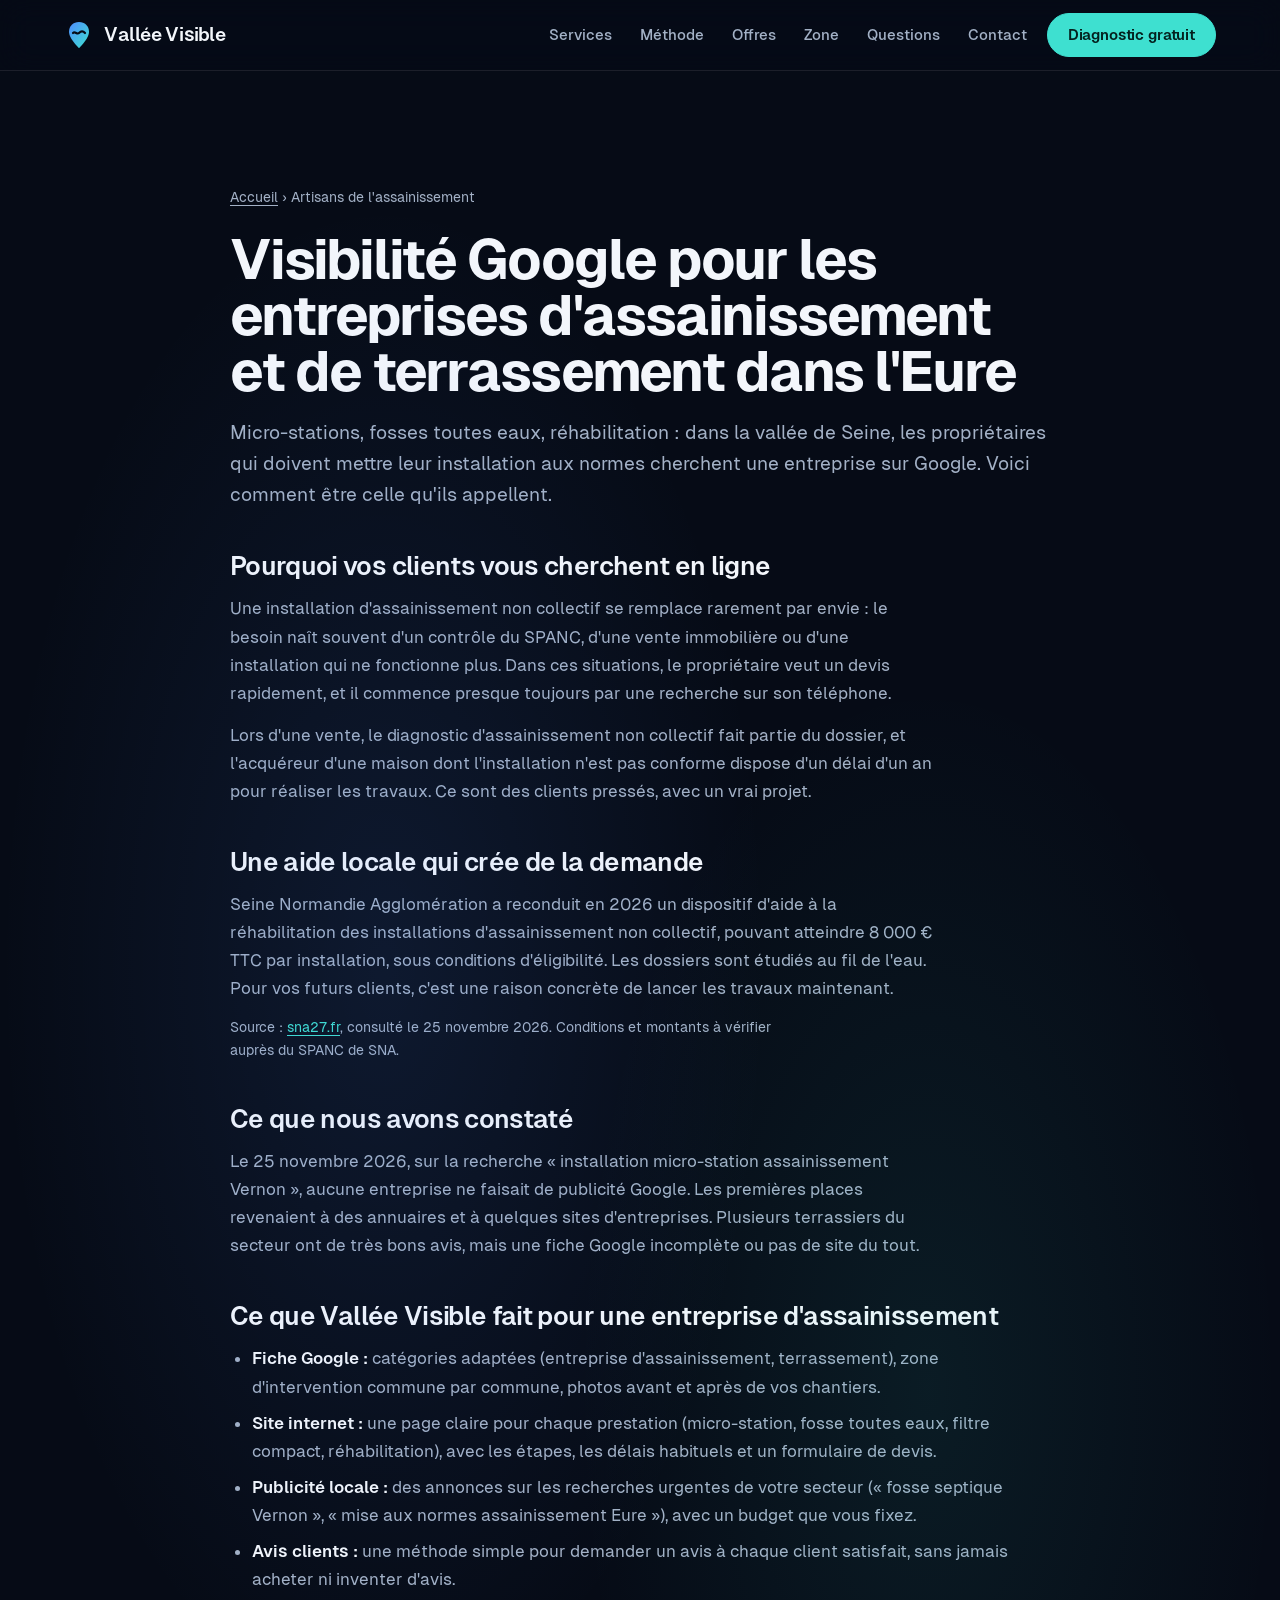
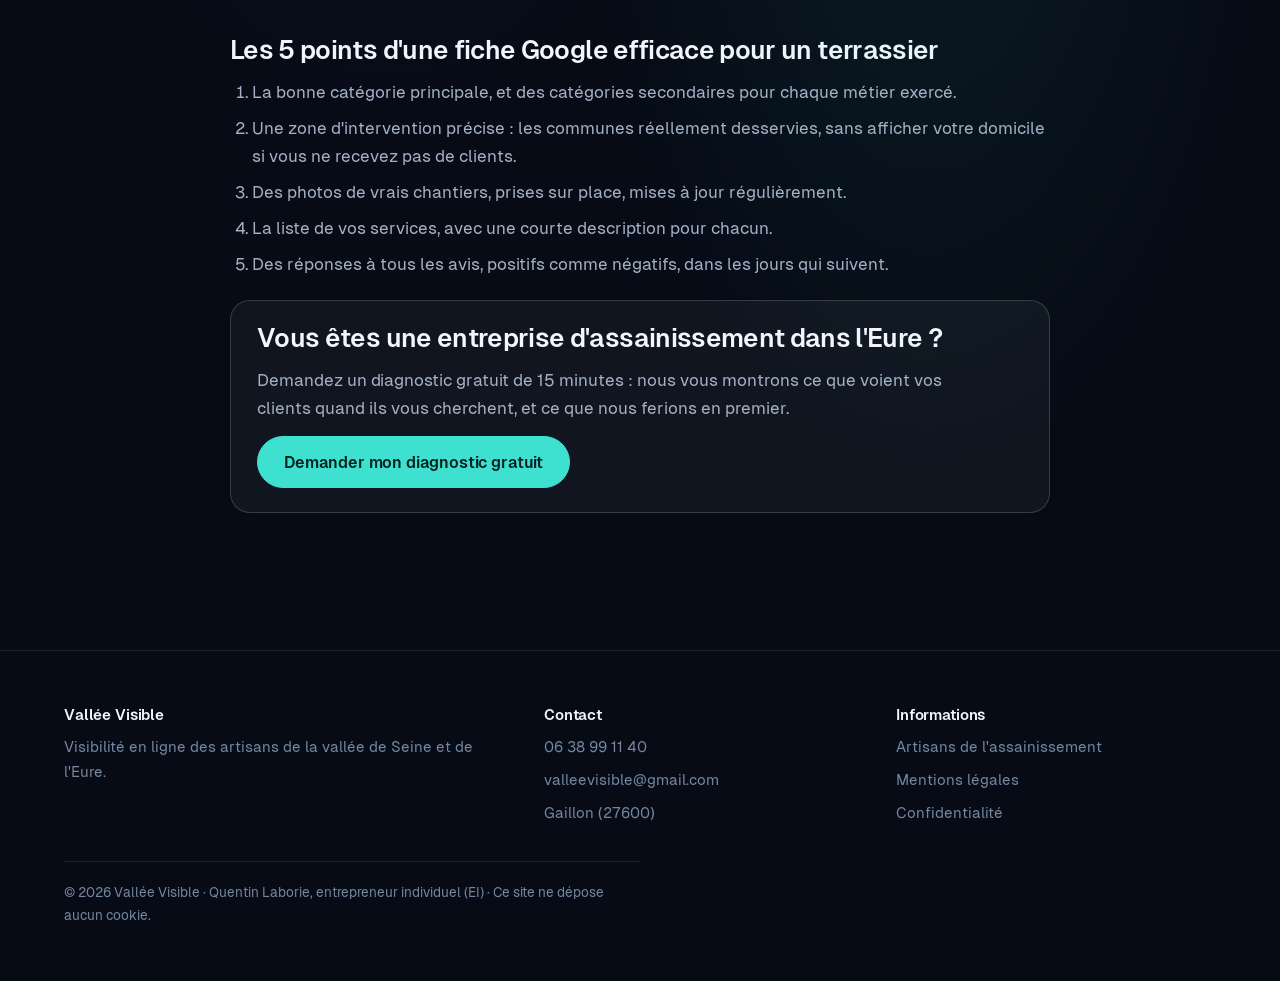
<file: artisans-assainissement-eure.html>
<!DOCTYPE html>
<html lang="fr">
<head>
<meta charset="utf-8">
<meta name="viewport" content="width=device-width, initial-scale=1, viewport-fit=cover">
<title>Visibilité Google pour entreprises d'assainissement dans l'Eure · Vallée Visible</title>
<meta name="description" content="Fiche Google, site et publicité pour les entreprises d'assainissement et de terrassement de Vernon, Gaillon et de l'Eure. Aide SNA jusqu'à 8 000 € : vos clients cherchent maintenant.">
<link rel="canonical" href="https://valleevisible.github.io/artisans-assainissement-eure.html">
<meta name="robots" content="index,follow">
<meta name="theme-color" content="#060b16">
<meta http-equiv="Content-Security-Policy" content="default-src 'self'; script-src 'self'; style-src 'self' 'unsafe-inline'; img-src 'self' data:; font-src 'self'; connect-src 'none'; base-uri 'self'; object-src 'none'; form-action 'none'">
<meta name="referrer" content="strict-origin-when-cross-origin">
<meta property="og:type" content="website">
<meta property="og:locale" content="fr_FR">
<meta property="og:site_name" content="Vallée Visible">
<meta property="og:title" content="Visibilité Google pour entreprises d'assainissement dans l'Eure · Vallée Visible">
<meta property="og:description" content="Fiche Google, site et publicité pour les entreprises d'assainissement et de terrassement de Vernon, Gaillon et de l'Eure. Aide SNA jusqu'à 8 000 € : vos clients cherchent maintenant.">
<meta property="og:image" content="https://valleevisible.github.io/assets/og-image.png">
<link rel="icon" href="/assets/favicon.svg" type="image/svg+xml">
<link rel="apple-touch-icon" href="/assets/apple-touch-icon.png">
<link rel="stylesheet" href="/assets/style.css">
</head>
<body>
<a class="skip" href="#contenu">Aller au contenu</a>
<header class="top">
  <div class="wrap">
    <a class="logo" href="/" aria-label="Vallée Visible, accueil"><svg viewBox="0 0 30 30" aria-hidden="true"><defs><linearGradient id="lg" x1="0" y1="0" x2="1" y2="1"><stop offset="0" stop-color="#4f8dff"/><stop offset="1" stop-color="#3ee0d0"/></linearGradient></defs><path d="M15 2c5.8 0 10 4.2 10 9.7C25 18.8 15 28 15 28S5 18.8 5 11.7C5 6.2 9.2 2 15 2z" fill="url(#lg)"/><path d="M9 13c2.2-2.2 4 2 6 0s4-2.2 6 0" stroke="#060b16" stroke-width="2.2" fill="none" stroke-linecap="round"/></svg>Vallée Visible</a>
    <nav aria-label="Navigation principale">
      <button class="burger" type="button" aria-expanded="false" aria-controls="menu" aria-label="Ouvrir le menu"><svg viewBox="0 0 24 24" aria-hidden="true"><path d="M3 6h18M3 12h18M3 18h18" stroke="currentColor" stroke-width="2.2" stroke-linecap="round"/></svg></button>
      <ul class="menu" id="menu">
        <li><a href="/#services">Services</a></li><li><a href="/#methode">Méthode</a></li><li><a href="/#offres">Offres</a></li>
        <li><a href="/#zone">Zone</a></li><li><a href="/#faq">Questions</a></li><li><a href="/#contact">Contact</a></li>
      </ul>
    </nav>
    <a class="btn" href="/#contact">Diagnostic gratuit</a>
  </div>
</header>
<main id="contenu" class="band glow"><div class="doc">
<p class="crumb"><a href="/">Accueil</a> › Artisans de l'assainissement</p>
<h1>Visibilité Google pour les entreprises d'assainissement et de terrassement dans l'Eure</h1>
<p class="lead">Micro-stations, fosses toutes eaux, réhabilitation : dans la vallée de Seine, les propriétaires qui doivent mettre leur installation aux normes cherchent une entreprise sur Google. Voici comment être celle qu'ils appellent.</p>

<h2>Pourquoi vos clients vous cherchent en ligne</h2>
<p>Une installation d'assainissement non collectif se remplace rarement par envie : le besoin naît souvent d'un contrôle du SPANC, d'une vente immobilière ou d'une installation qui ne fonctionne plus. Dans ces situations, le propriétaire veut un devis rapidement, et il commence presque toujours par une recherche sur son téléphone.</p>
<p>Lors d'une vente, le diagnostic d'assainissement non collectif fait partie du dossier, et l'acquéreur d'une maison dont l'installation n'est pas conforme dispose d'un délai d'un an pour réaliser les travaux. Ce sont des clients pressés, avec un vrai projet.</p>

<h2>Une aide locale qui crée de la demande</h2>
<p>Seine Normandie Agglomération a reconduit en 2026 un dispositif d'aide à la réhabilitation des installations d'assainissement non collectif, pouvant atteindre 8 000 € TTC par installation, sous conditions d'éligibilité. Les dossiers sont étudiés au fil de l'eau. Pour vos futurs clients, c'est une raison concrète de lancer les travaux maintenant.</p>
<p class="small">Source : <a href="https://www.sna27.fr/actualite/relance-aide-a-la-rehabilitation-des-installations-dassainissement-non-collectif/" rel="noopener">sna27.fr</a>, consulté le 25 novembre 2026. Conditions et montants à vérifier auprès du SPANC de SNA.</p>

<h2>Ce que nous avons constaté</h2>
<p>Le 25 novembre 2026, sur la recherche « installation micro-station assainissement Vernon », aucune entreprise ne faisait de publicité Google. Les premières places revenaient à des annuaires et à quelques sites d'entreprises. Plusieurs terrassiers du secteur ont de très bons avis, mais une fiche Google incomplète ou pas de site du tout.</p>

<h2>Ce que Vallée Visible fait pour une entreprise d'assainissement</h2>
<ul>
<li><b>Fiche Google :</b> catégories adaptées (entreprise d'assainissement, terrassement), zone d'intervention commune par commune, photos avant et après de vos chantiers.</li>
<li><b>Site internet :</b> une page claire pour chaque prestation (micro-station, fosse toutes eaux, filtre compact, réhabilitation), avec les étapes, les délais habituels et un formulaire de devis.</li>
<li><b>Publicité locale :</b> des annonces sur les recherches urgentes de votre secteur (« fosse septique Vernon », « mise aux normes assainissement Eure »), avec un budget que vous fixez.</li>
<li><b>Avis clients :</b> une méthode simple pour demander un avis à chaque client satisfait, sans jamais acheter ni inventer d'avis.</li>
</ul>

<h2>Les 5 points d'une fiche Google efficace pour un terrassier</h2>
<ol>
<li>La bonne catégorie principale, et des catégories secondaires pour chaque métier exercé.</li>
<li>Une zone d'intervention précise : les communes réellement desservies, sans afficher votre domicile si vous ne recevez pas de clients.</li>
<li>Des photos de vrais chantiers, prises sur place, mises à jour régulièrement.</li>
<li>La liste de vos services, avec une courte description pour chacun.</li>
<li>Des réponses à tous les avis, positifs comme négatifs, dans les jours qui suivent.</li>
</ol>

<div class="box">
<h2 style="margin-top:0">Vous êtes une entreprise d'assainissement dans l'Eure ?</h2>
<p>Demandez un diagnostic gratuit de 15 minutes : nous vous montrons ce que voient vos clients quand ils vous cherchent, et ce que nous ferions en premier.</p>
<p style="margin:0"><a class="btn" href="/#contact">Demander mon diagnostic gratuit</a></p>
</div>

</div></main>
<footer class="band">
  <div class="wrap">
    <div class="cols">
      <div><h2>Vallée Visible</h2><p>Visibilité en ligne des artisans de la vallée de Seine et de l'Eure.</p></div>
      <div><h2>Contact</h2><ul><li><a href="tel:+33638991140">06 38 99 11 40</a></li><li><a href="mailto:valleevisible@gmail.com">valleevisible@gmail.com</a></li><li>Gaillon (27600)</li></ul></div>
      <div><h2>Informations</h2><ul><li><a href="/artisans-assainissement-eure.html">Artisans de l'assainissement</a></li><li><a href="/mentions-legales.html">Mentions légales</a></li><li><a href="/confidentialite.html">Confidentialité</a></li></ul></div>
    </div>
    <p class="legal">© 2026 Vallée Visible · Quentin Laborie, entrepreneur individuel (EI) · Ce site ne dépose aucun cookie.</p>
  </div>
</footer>
<div class="callbar"><a class="btn" href="tel:+33638991140">Appeler</a><a class="btn ghost" href="/#contact">Écrire</a></div>
<script src="/assets/main.js" defer></script>
</body>
</html>
</file>
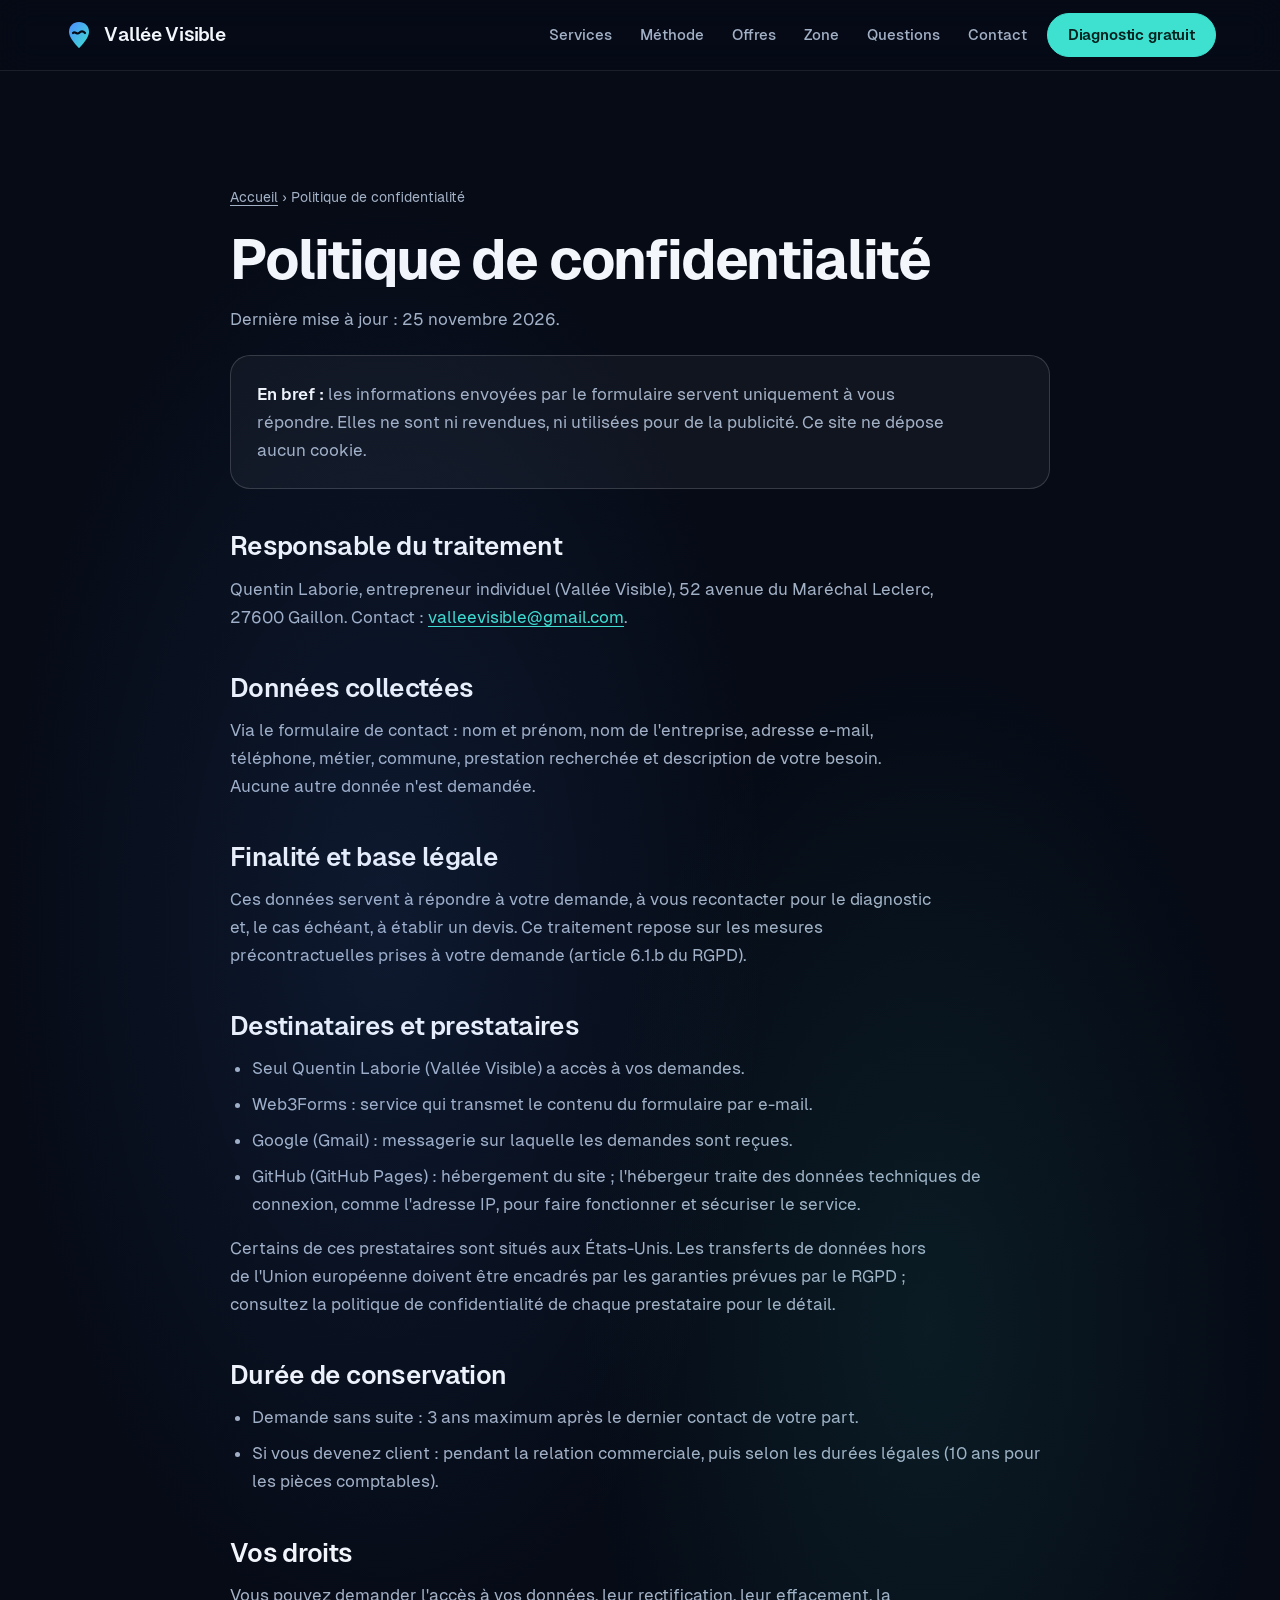
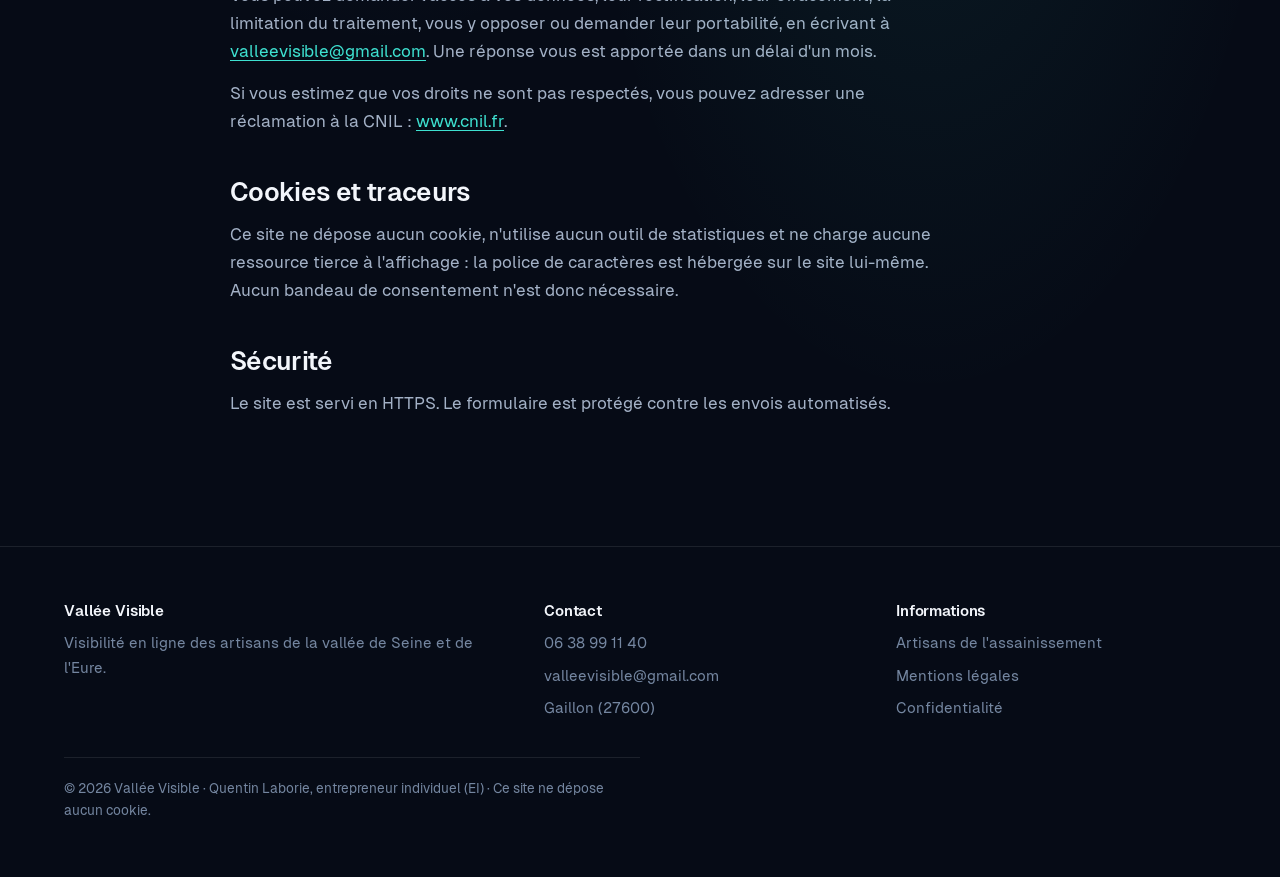
<file: confidentialite.html>
<!DOCTYPE html>
<html lang="fr">
<head>
<meta charset="utf-8">
<meta name="viewport" content="width=device-width, initial-scale=1, viewport-fit=cover">
<title>Politique de confidentialité · Vallée Visible</title>
<meta name="description" content="Comment Vallée Visible traite les données envoyées par le formulaire de contact, et vos droits.">
<link rel="canonical" href="https://valleevisible.github.io/confidentialite.html">
<meta name="robots" content="index,follow">
<meta name="theme-color" content="#060b16">
<meta http-equiv="Content-Security-Policy" content="default-src 'self'; script-src 'self'; style-src 'self' 'unsafe-inline'; img-src 'self' data:; font-src 'self'; connect-src 'none'; base-uri 'self'; object-src 'none'; form-action 'none'">
<meta name="referrer" content="strict-origin-when-cross-origin">
<meta property="og:type" content="website">
<meta property="og:locale" content="fr_FR">
<meta property="og:site_name" content="Vallée Visible">
<meta property="og:title" content="Politique de confidentialité · Vallée Visible">
<meta property="og:description" content="Comment Vallée Visible traite les données envoyées par le formulaire de contact, et vos droits.">
<meta property="og:image" content="https://valleevisible.github.io/assets/og-image.png">
<link rel="icon" href="/assets/favicon.svg" type="image/svg+xml">
<link rel="apple-touch-icon" href="/assets/apple-touch-icon.png">
<link rel="stylesheet" href="/assets/style.css">
</head>
<body>
<a class="skip" href="#contenu">Aller au contenu</a>
<header class="top">
  <div class="wrap">
    <a class="logo" href="/" aria-label="Vallée Visible, accueil"><svg viewBox="0 0 30 30" aria-hidden="true"><defs><linearGradient id="lg" x1="0" y1="0" x2="1" y2="1"><stop offset="0" stop-color="#4f8dff"/><stop offset="1" stop-color="#3ee0d0"/></linearGradient></defs><path d="M15 2c5.8 0 10 4.2 10 9.7C25 18.8 15 28 15 28S5 18.8 5 11.7C5 6.2 9.2 2 15 2z" fill="url(#lg)"/><path d="M9 13c2.2-2.2 4 2 6 0s4-2.2 6 0" stroke="#060b16" stroke-width="2.2" fill="none" stroke-linecap="round"/></svg>Vallée Visible</a>
    <nav aria-label="Navigation principale">
      <button class="burger" type="button" aria-expanded="false" aria-controls="menu" aria-label="Ouvrir le menu"><svg viewBox="0 0 24 24" aria-hidden="true"><path d="M3 6h18M3 12h18M3 18h18" stroke="currentColor" stroke-width="2.2" stroke-linecap="round"/></svg></button>
      <ul class="menu" id="menu">
        <li><a href="/#services">Services</a></li><li><a href="/#methode">Méthode</a></li><li><a href="/#offres">Offres</a></li>
        <li><a href="/#zone">Zone</a></li><li><a href="/#faq">Questions</a></li><li><a href="/#contact">Contact</a></li>
      </ul>
    </nav>
    <a class="btn" href="/#contact">Diagnostic gratuit</a>
  </div>
</header>
<main id="contenu" class="band glow"><div class="doc">
<p class="crumb"><a href="/">Accueil</a> › Politique de confidentialité</p>
<h1>Politique de confidentialité</h1>
<p>Dernière mise à jour : 25 novembre 2026.</p>
<div class="box"><p style="margin:0"><b>En bref :</b> les informations envoyées par le formulaire servent uniquement à vous répondre. Elles ne sont ni revendues, ni utilisées pour de la publicité. Ce site ne dépose aucun cookie.</p></div>
<h2>Responsable du traitement</h2>
<p>Quentin Laborie, entrepreneur individuel (Vallée Visible), 52 avenue du Maréchal Leclerc, 27600 Gaillon. Contact : <a href="mailto:valleevisible@gmail.com">valleevisible@gmail.com</a>.</p>
<h2>Données collectées</h2>
<p>Via le formulaire de contact : nom et prénom, nom de l'entreprise, adresse e-mail, téléphone, métier, commune, prestation recherchée et description de votre besoin. Aucune autre donnée n'est demandée.</p>
<h2>Finalité et base légale</h2>
<p>Ces données servent à répondre à votre demande, à vous recontacter pour le diagnostic et, le cas échéant, à établir un devis. Ce traitement repose sur les mesures précontractuelles prises à votre demande (article 6.1.b du RGPD).</p>
<h2>Destinataires et prestataires</h2>
<ul>
<li>Seul Quentin Laborie (Vallée Visible) a accès à vos demandes.</li>
<li>Web3Forms : service qui transmet le contenu du formulaire par e-mail.</li>
<li>Google (Gmail) : messagerie sur laquelle les demandes sont reçues.</li>
<li>GitHub (GitHub Pages) : hébergement du site ; l'hébergeur traite des données techniques de connexion, comme l'adresse IP, pour faire fonctionner et sécuriser le service.</li>
</ul>
<p>Certains de ces prestataires sont situés aux États-Unis. Les transferts de données hors de l'Union européenne doivent être encadrés par les garanties prévues par le RGPD ; consultez la politique de confidentialité de chaque prestataire pour le détail.</p>
<h2>Durée de conservation</h2>
<ul>
<li>Demande sans suite : 3 ans maximum après le dernier contact de votre part.</li>
<li>Si vous devenez client : pendant la relation commerciale, puis selon les durées légales (10 ans pour les pièces comptables).</li>
</ul>
<h2>Vos droits</h2>
<p>Vous pouvez demander l'accès à vos données, leur rectification, leur effacement, la limitation du traitement, vous y opposer ou demander leur portabilité, en écrivant à <a href="mailto:valleevisible@gmail.com">valleevisible@gmail.com</a>. Une réponse vous est apportée dans un délai d'un mois.</p>
<p>Si vous estimez que vos droits ne sont pas respectés, vous pouvez adresser une réclamation à la CNIL : <a href="https://www.cnil.fr" rel="noopener">www.cnil.fr</a>.</p>
<h2>Cookies et traceurs</h2>
<p>Ce site ne dépose aucun cookie, n'utilise aucun outil de statistiques et ne charge aucune ressource tierce à l'affichage : la police de caractères est hébergée sur le site lui-même. Aucun bandeau de consentement n'est donc nécessaire.</p>
<h2>Sécurité</h2>
<p>Le site est servi en HTTPS. Le formulaire est protégé contre les envois automatisés.</p>

</div></main>
<footer class="band">
  <div class="wrap">
    <div class="cols">
      <div><h2>Vallée Visible</h2><p>Visibilité en ligne des artisans de la vallée de Seine et de l'Eure.</p></div>
      <div><h2>Contact</h2><ul><li><a href="tel:+33638991140">06 38 99 11 40</a></li><li><a href="mailto:valleevisible@gmail.com">valleevisible@gmail.com</a></li><li>Gaillon (27600)</li></ul></div>
      <div><h2>Informations</h2><ul><li><a href="/artisans-assainissement-eure.html">Artisans de l'assainissement</a></li><li><a href="/mentions-legales.html">Mentions légales</a></li><li><a href="/confidentialite.html">Confidentialité</a></li></ul></div>
    </div>
    <p class="legal">© 2026 Vallée Visible · Quentin Laborie, entrepreneur individuel (EI) · Ce site ne dépose aucun cookie.</p>
  </div>
</footer>
<div class="callbar"><a class="btn" href="tel:+33638991140">Appeler</a><a class="btn ghost" href="/#contact">Écrire</a></div>
<script src="/assets/main.js" defer></script>
</body>
</html>
</file>
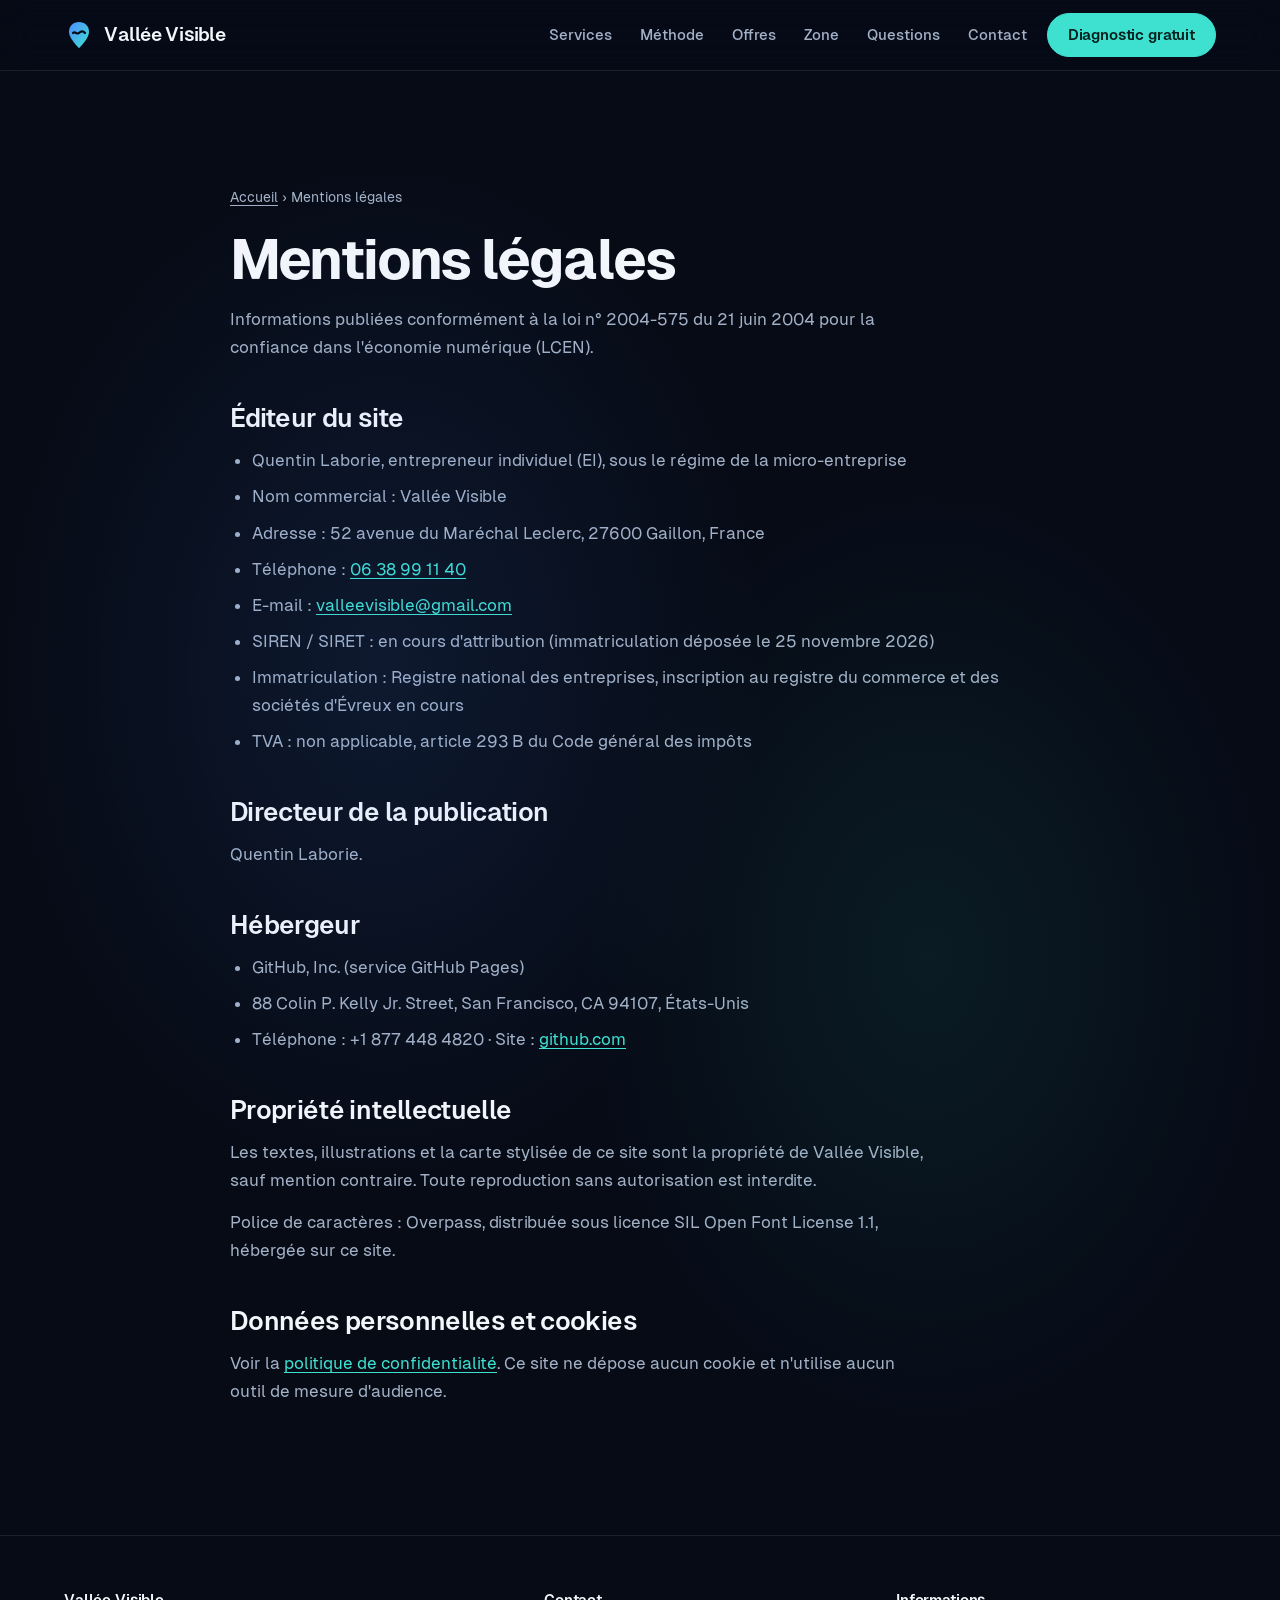
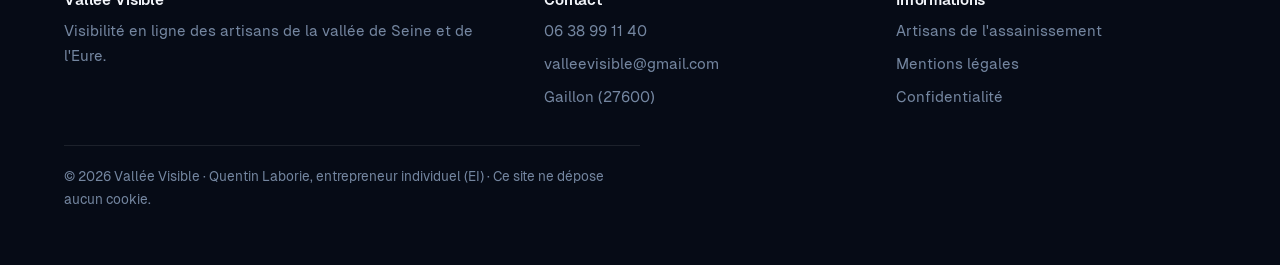
<file: mentions-legales.html>
<!DOCTYPE html>
<html lang="fr">
<head>
<meta charset="utf-8">
<meta name="viewport" content="width=device-width, initial-scale=1, viewport-fit=cover">
<title>Mentions légales · Vallée Visible</title>
<meta name="description" content="Mentions légales du site Vallée Visible : éditeur, immatriculation, hébergeur.">
<link rel="canonical" href="https://valleevisible.github.io/mentions-legales.html">
<meta name="robots" content="index,follow">
<meta name="theme-color" content="#060b16">
<meta http-equiv="Content-Security-Policy" content="default-src 'self'; script-src 'self'; style-src 'self' 'unsafe-inline'; img-src 'self' data:; font-src 'self'; connect-src 'none'; base-uri 'self'; object-src 'none'; form-action 'none'">
<meta name="referrer" content="strict-origin-when-cross-origin">
<meta property="og:type" content="website">
<meta property="og:locale" content="fr_FR">
<meta property="og:site_name" content="Vallée Visible">
<meta property="og:title" content="Mentions légales · Vallée Visible">
<meta property="og:description" content="Mentions légales du site Vallée Visible : éditeur, immatriculation, hébergeur.">
<meta property="og:image" content="https://valleevisible.github.io/assets/og-image.png">
<link rel="icon" href="/assets/favicon.svg" type="image/svg+xml">
<link rel="apple-touch-icon" href="/assets/apple-touch-icon.png">
<link rel="stylesheet" href="/assets/style.css">
</head>
<body>
<a class="skip" href="#contenu">Aller au contenu</a>
<header class="top">
  <div class="wrap">
    <a class="logo" href="/" aria-label="Vallée Visible, accueil"><svg viewBox="0 0 30 30" aria-hidden="true"><defs><linearGradient id="lg" x1="0" y1="0" x2="1" y2="1"><stop offset="0" stop-color="#4f8dff"/><stop offset="1" stop-color="#3ee0d0"/></linearGradient></defs><path d="M15 2c5.8 0 10 4.2 10 9.7C25 18.8 15 28 15 28S5 18.8 5 11.7C5 6.2 9.2 2 15 2z" fill="url(#lg)"/><path d="M9 13c2.2-2.2 4 2 6 0s4-2.2 6 0" stroke="#060b16" stroke-width="2.2" fill="none" stroke-linecap="round"/></svg>Vallée Visible</a>
    <nav aria-label="Navigation principale">
      <button class="burger" type="button" aria-expanded="false" aria-controls="menu" aria-label="Ouvrir le menu"><svg viewBox="0 0 24 24" aria-hidden="true"><path d="M3 6h18M3 12h18M3 18h18" stroke="currentColor" stroke-width="2.2" stroke-linecap="round"/></svg></button>
      <ul class="menu" id="menu">
        <li><a href="/#services">Services</a></li><li><a href="/#methode">Méthode</a></li><li><a href="/#offres">Offres</a></li>
        <li><a href="/#zone">Zone</a></li><li><a href="/#faq">Questions</a></li><li><a href="/#contact">Contact</a></li>
      </ul>
    </nav>
    <a class="btn" href="/#contact">Diagnostic gratuit</a>
  </div>
</header>
<main id="contenu" class="band glow"><div class="doc">
<p class="crumb"><a href="/">Accueil</a> › Mentions légales</p>
<h1>Mentions légales</h1>
<p>Informations publiées conformément à la loi n° 2004-575 du 21 juin 2004 pour la confiance dans l'économie numérique (LCEN).</p>
<h2>Éditeur du site</h2>
<ul>
<li>Quentin Laborie, entrepreneur individuel (EI), sous le régime de la micro-entreprise</li>
<li>Nom commercial : Vallée Visible</li>
<li>Adresse : 52 avenue du Maréchal Leclerc, 27600 Gaillon, France</li>
<li>Téléphone : <a href="tel:+33638991140">06 38 99 11 40</a></li>
<li>E-mail : <a href="mailto:valleevisible@gmail.com">valleevisible@gmail.com</a></li>
<li>SIREN / SIRET : en cours d'attribution (immatriculation déposée le 25 novembre 2026)</li>
<li>Immatriculation : Registre national des entreprises, inscription au registre du commerce et des sociétés d'Évreux en cours</li>
<li>TVA : non applicable, article 293 B du Code général des impôts</li>
</ul>
<h2>Directeur de la publication</h2>
<p>Quentin Laborie.</p>
<h2>Hébergeur</h2>
<ul>
<li>GitHub, Inc. (service GitHub Pages)</li>
<li>88 Colin P. Kelly Jr. Street, San Francisco, CA 94107, États-Unis</li>
<li>Téléphone : +1 877 448 4820 · Site : <a href="https://github.com" rel="noopener">github.com</a></li>
</ul>
<h2>Propriété intellectuelle</h2>
<p>Les textes, illustrations et la carte stylisée de ce site sont la propriété de Vallée Visible, sauf mention contraire. Toute reproduction sans autorisation est interdite.</p>
<p>Police de caractères : Overpass, distribuée sous licence SIL Open Font License 1.1, hébergée sur ce site.</p>
<h2>Données personnelles et cookies</h2>
<p>Voir la <a href="/confidentialite.html">politique de confidentialité</a>. Ce site ne dépose aucun cookie et n'utilise aucun outil de mesure d'audience.</p>

</div></main>
<footer class="band">
  <div class="wrap">
    <div class="cols">
      <div><h2>Vallée Visible</h2><p>Visibilité en ligne des artisans de la vallée de Seine et de l'Eure.</p></div>
      <div><h2>Contact</h2><ul><li><a href="tel:+33638991140">06 38 99 11 40</a></li><li><a href="mailto:valleevisible@gmail.com">valleevisible@gmail.com</a></li><li>Gaillon (27600)</li></ul></div>
      <div><h2>Informations</h2><ul><li><a href="/artisans-assainissement-eure.html">Artisans de l'assainissement</a></li><li><a href="/mentions-legales.html">Mentions légales</a></li><li><a href="/confidentialite.html">Confidentialité</a></li></ul></div>
    </div>
    <p class="legal">© 2026 Vallée Visible · Quentin Laborie, entrepreneur individuel (EI) · Ce site ne dépose aucun cookie.</p>
  </div>
</footer>
<div class="callbar"><a class="btn" href="tel:+33638991140">Appeler</a><a class="btn ghost" href="/#contact">Écrire</a></div>
<script src="/assets/main.js" defer></script>
</body>
</html>
</file>
<file: assets/style.css>
/* Vallée Visible — « Nuit premium »
   VOICE  : agence locale moderne, calme et sûre d'elle
   IDEA   : la vallée de Seine vue de nuit : la rivière lumineuse, les villes qui s'allument
   PICTURE: carte sombre, Seine en dégradé cyan, villes en points lumineux, recherche Google en surimpression
   COLOUR : bleu nuit profond, surfaces en verre, encre blanche, accent cyan « Seine »
   TYPE   : Geist (auto-hébergée) */

@font-face{font-family:Geist;src:url(fonts/geist-sans-latin-400-normal.woff2) format("woff2");font-weight:400;font-display:swap}
@font-face{font-family:Geist;src:url(fonts/geist-sans-latin-500-normal.woff2) format("woff2");font-weight:500;font-display:swap}
@font-face{font-family:Geist;src:url(fonts/geist-sans-latin-600-normal.woff2) format("woff2");font-weight:600;font-display:swap}
@font-face{font-family:Geist;src:url(fonts/geist-sans-latin-700-normal.woff2) format("woff2");font-weight:700;font-display:swap}

:root{color-scheme:dark;
--bg:#060b16;--bg2:#0a1222;--ink:#f3f6fb;--soft:#a3b1c6;--mute:#7486a0;
--glass:rgba(255,255,255,.045);--glass2:rgba(255,255,255,.07);--line:rgba(255,255,255,.09);--line2:rgba(255,255,255,.16);
--accent:#3ee0d0;--accent-ink:#04211e;--blue:#4f8dff;--ok:#5fe3a1;--err:#ff8a8a;
--r:20px}
*{box-sizing:border-box;min-width:0}
html{scroll-behavior:smooth;scroll-padding-top:88px;-webkit-text-size-adjust:100%;background:var(--bg)}
body{margin:0;background:var(--bg);color:var(--ink);font:400 17px/1.65 Geist,"Helvetica Neue",Arial,sans-serif;overflow-x:hidden;-webkit-font-smoothing:antialiased}
img,svg{max-width:100%;display:block}
svg{overflow:hidden}
a{color:inherit;text-underline-offset:3px}
p{margin:0 0 14px;max-width:64ch}
ul,ol{margin:0;padding:0}
h1,h2,h3{font-weight:600;margin:0;text-wrap:balance;letter-spacing:-.035em}
h1{font-size:clamp(40px,6.2vw,80px);line-height:1;font-weight:700}
h2{font-size:clamp(32px,4.2vw,54px);line-height:1.04;margin-bottom:18px}
h3{font-size:20px;line-height:1.25;letter-spacing:-.015em;margin-bottom:8px}
.grad{background:linear-gradient(100deg,#ffffff 10%,#9fe9ff 55%,var(--accent) 95%);-webkit-background-clip:text;background-clip:text;color:transparent}
.lead{font-size:clamp(17px,1.5vw,20px);color:var(--soft);line-height:1.6}
.wrap{max-width:1200px;margin:0 auto}
.band{position:relative;padding-block:clamp(72px,9vw,128px);padding-inline:max(5vw,18px)}
.head{max-width:780px;margin-bottom:48px}
.small{font-size:14px;color:var(--mute)}
.skip{position:absolute;left:12px;top:-60px;background:var(--accent);color:var(--accent-ink);padding:10px 16px;border-radius:10px;z-index:50;font-weight:600}
.skip:focus{top:12px}
:focus-visible{outline:2px solid var(--accent);outline-offset:3px;border-radius:6px}
::selection{background:var(--accent);color:var(--accent-ink)}

/* Fond : halos lumineux discrets */
.glow::before{content:"";position:absolute;inset:0;pointer-events:none;background:radial-gradient(closest-side,rgba(79,141,255,.11),transparent) 0% 20%/60% 70% no-repeat,radial-gradient(closest-side,rgba(62,224,208,.08),transparent) 100% 80%/55% 65% no-repeat}

/* Boutons */
.btn{display:inline-flex;align-items:center;justify-content:center;gap:10px;min-height:52px;padding:12px 26px;border-radius:999px;background:var(--accent);color:var(--accent-ink);font:600 16px/1.2 Geist,Arial,sans-serif;letter-spacing:-.01em;text-decoration:none;border:1px solid var(--accent);cursor:pointer;text-align:center;transition:transform .2s,box-shadow .2s,background .2s}
.btn:hover{transform:translateY(-2px);box-shadow:0 10px 30px -8px rgba(62,224,208,.6)}
.btn .arr{transition:transform .2s}
.btn:hover .arr{transform:translateX(3px)}
.btn.ghost{background:var(--glass);color:var(--ink);border-color:var(--line2);-webkit-backdrop-filter:blur(10px);backdrop-filter:blur(10px)}
.btn.ghost:hover{background:var(--glass2);box-shadow:none}
.btn svg{width:18px;height:18px;flex:none}

/* Navigation */
.top{position:sticky;top:0;z-index:20;background:rgba(6,11,22,.72);-webkit-backdrop-filter:blur(16px) saturate(140%);backdrop-filter:blur(16px) saturate(140%);border-bottom:1px solid var(--line)}
.top .wrap{display:flex;align-items:center;gap:20px;padding:12px max(5vw,18px);min-height:70px;max-width:1300px}
.logo{display:flex;align-items:center;gap:10px;font-weight:600;font-size:19px;letter-spacing:-.02em;text-decoration:none;margin-right:auto}
.logo svg{width:30px;height:30px}
.menu{display:flex;align-items:center;gap:4px 28px;list-style:none}
.menu a{text-decoration:none;font-weight:500;font-size:15px;color:var(--soft);padding:10px 0;display:block;transition:color .2s}
.menu a:hover{color:var(--ink)}
.burger{display:none;width:48px;height:48px;border:1px solid var(--line2);border-radius:14px;background:var(--glass);color:var(--ink);cursor:pointer;align-items:center;justify-content:center}
.burger svg{width:22px;height:22px}
.top .btn{min-height:44px;padding:8px 20px;font-size:15px}

/* Accueil */
.hero{position:relative;overflow:hidden;border-bottom:1px solid var(--line)}
.hero::before{content:"";position:absolute;inset:0;background:radial-gradient(900px 500px at 75% 45%,rgba(62,224,208,.10),transparent 65%),radial-gradient(700px 500px at 0% 0%,rgba(79,141,255,.14),transparent 60%);pointer-events:none}
.hero-grid{position:relative;display:grid;grid-template-columns:minmax(0,1.05fr) minmax(0,1fr);align-items:center;gap:24px;max-width:1300px;margin:0 auto;padding:clamp(48px,7vw,96px) max(5vw,18px)}
.pill{display:inline-flex;align-items:center;gap:10px;padding:7px 14px 7px 10px;border:1px solid var(--line2);border-radius:999px;background:var(--glass);font-size:14px;font-weight:500;color:var(--soft);margin-bottom:28px}
.pill i{width:8px;height:8px;border-radius:50%;background:var(--accent);box-shadow:0 0 0 4px rgba(62,224,208,.18)}
.hero h1{margin-bottom:24px}
.hero .lead{max-width:34em}
.actions{display:flex;flex-wrap:wrap;gap:12px;margin-top:34px}
.trust{display:flex;flex-wrap:wrap;gap:10px 26px;list-style:none;margin-top:36px;font-size:15px;color:var(--soft)}
.trust li{display:flex;align-items:center;gap:8px}
.trust svg{width:16px;height:16px;color:var(--accent);flex:none}
.hero-map{position:relative;aspect-ratio:9/8;margin-right:calc(-1 * max(5vw,18px));-webkit-mask-image:radial-gradient(62% 62% at 58% 50%,#000 45%,transparent 100%);mask-image:radial-gradient(62% 62% at 58% 50%,#000 45%,transparent 100%)}
.hero-map svg{position:absolute;inset:0;width:100%;height:100%}
.map-note{position:absolute;right:max(5vw,18px);bottom:16px;font-size:12.5px;color:var(--mute)}

.pin-pulse{animation:pulse 2.8s ease-out infinite;transform-box:fill-box;transform-origin:center}
.pin-pulse.d2{animation-delay:.9s}.pin-pulse.d3{animation-delay:1.8s}
@keyframes pulse{0%{opacity:.9;transform:scale(1)}100%{opacity:0;transform:scale(4)}}
.route{stroke-dasharray:6 8;animation:march 10s linear infinite}
@keyframes march{to{stroke-dashoffset:-140}}
.current{stroke-dasharray:2 22;animation:flow 7s linear infinite}
@keyframes flow{to{stroke-dashoffset:-240}}

/* Cartes en verre */
.grid{display:grid;gap:18px}
.g2{grid-template-columns:repeat(2,minmax(0,1fr))}
.g3{grid-template-columns:repeat(3,minmax(0,1fr))}
.g4{grid-template-columns:repeat(4,minmax(0,1fr))}
.card{position:relative;background:linear-gradient(180deg,rgba(255,255,255,.06),rgba(255,255,255,.02));border:1px solid var(--line);border-radius:var(--r);padding:30px;transition:border-color .25s,transform .25s,background .25s}
.card:hover{border-color:var(--line2);transform:translateY(-3px)}
.card p{color:var(--soft);margin:0}
.ico{width:48px;height:48px;border-radius:14px;display:grid;place-items:center;margin-bottom:22px;background:rgba(62,224,208,.1);border:1px solid rgba(62,224,208,.25);color:var(--accent)}
.ico svg{width:24px;height:24px}

/* Problèmes */
.prob{display:grid;grid-template-columns:auto minmax(0,1fr);gap:18px;padding:26px 28px}
.prob .mark{width:34px;height:34px;border-radius:50%;display:grid;place-items:center;border:1px solid var(--line2);color:var(--mute);font-size:15px;font-weight:600}
.prob h3{margin-bottom:6px}

/* Constat */
.fact{display:grid;grid-template-columns:minmax(0,1fr) minmax(0,1fr);gap:clamp(32px,5vw,72px);align-items:center}
.serp{background:#0c1628;border:1px solid var(--line2);border-radius:24px;padding:22px;font-size:15px;box-shadow:0 40px 80px -30px rgba(0,0,0,.7)}
.serp .q{display:flex;align-items:center;gap:12px;background:rgba(255,255,255,.06);border:1px solid var(--line);border-radius:999px;padding:12px 18px;margin-bottom:18px;font-weight:500}
.serp .q svg{width:18px;height:18px;color:var(--soft)}
.serp .slot{position:relative;border:1px solid rgba(62,224,208,.6);background:rgba(62,224,208,.08);border-radius:16px;padding:16px 18px;margin-bottom:10px;color:var(--accent);font-weight:600;box-shadow:0 0 40px -10px rgba(62,224,208,.5)}
.serp .res{border-top:1px solid var(--line);padding:13px 4px;color:var(--mute)}
.serp .res b{color:var(--soft);display:block;font-weight:500}
.btn-row{margin-top:26px}

/* Méthode */
.steps{list-style:none;display:grid;grid-template-columns:repeat(4,minmax(0,1fr));gap:18px;counter-reset:s}
.steps li{position:relative;padding:30px 26px 28px;border-radius:var(--r);background:linear-gradient(180deg,rgba(255,255,255,.05),rgba(255,255,255,.015));border:1px solid var(--line)}
.steps li::before{counter-increment:s;content:"0" counter(s);display:block;font-size:44px;font-weight:600;letter-spacing:-.04em;line-height:1;margin-bottom:22px;background:linear-gradient(180deg,#fff,rgba(255,255,255,.25));-webkit-background-clip:text;background-clip:text;color:transparent}
.steps p{color:var(--soft);margin:0}

/* Engagements */
.promise{display:grid;grid-template-columns:minmax(0,.9fr) minmax(0,1.1fr);gap:clamp(32px,5vw,72px);align-items:start}
.promise .stick{position:sticky;top:110px}
.promise ul{list-style:none;display:grid;gap:12px}
.promise li{display:grid;grid-template-columns:auto minmax(0,1fr);gap:18px;align-items:start;background:var(--glass);border:1px solid var(--line);border-radius:18px;padding:22px 24px}
.promise li .ico{margin:0;width:44px;height:44px}
.promise li b{display:block;font-size:18px;font-weight:600;letter-spacing:-.015em;margin-bottom:2px}
.promise li span{color:var(--soft)}

/* Zone */
.zone{display:grid;grid-template-columns:minmax(0,1fr) minmax(0,1fr);gap:clamp(32px,5vw,64px);align-items:center}
.towns{list-style:none;display:flex;flex-wrap:wrap;gap:10px;margin-top:22px}
.towns li{background:var(--glass);border:1px solid var(--line);border-radius:999px;padding:8px 16px;font-weight:500;font-size:15px}
.zone-map{position:relative;border-radius:28px;overflow:hidden;contain:paint;border:1px solid var(--line);aspect-ratio:9/8;background:radial-gradient(70% 70% at 60% 50%,rgba(62,224,208,.07),transparent 70%),var(--bg2)}
.zone-map svg{position:absolute;inset:0;width:100%;height:100%}

/* Offres */
.offer{display:flex;flex-direction:column;gap:16px}
.offer.main{background:linear-gradient(180deg,rgba(62,224,208,.12),rgba(62,224,208,.02));border-color:rgba(62,224,208,.45);box-shadow:0 30px 80px -40px rgba(62,224,208,.5)}
.offer .tag{align-self:flex-start;background:var(--accent);color:var(--accent-ink);font-size:13px;font-weight:600;padding:4px 12px;border-radius:999px}
.offer .for{color:var(--ink);font-weight:500}
.offer ul{list-style:none;display:grid;gap:10px}
.offer li{display:grid;grid-template-columns:18px minmax(0,1fr);gap:12px;color:var(--soft)}
.offer li svg{width:18px;height:18px;margin-top:4px;color:var(--accent)}
.offer .solve{font-size:15px;color:var(--mute);font-style:italic}
.offer .price{margin-top:auto;padding-top:18px;border-top:1px solid var(--line);display:flex;align-items:center;justify-content:space-between;gap:12px;flex-wrap:wrap}
.offer .price b{font-size:20px;font-weight:600}
.offer .btn{min-height:46px}

/* Réalisations */
.empty{border:1px dashed var(--line2);border-radius:var(--r);padding:32px;display:grid;grid-template-columns:auto minmax(0,1fr);gap:24px;align-items:center;background:var(--glass)}
.empty .ico{margin:0;width:60px;height:60px}

/* FAQ */
.faq{display:grid;gap:10px;max-width:880px}
.faq details{background:var(--glass);border:1px solid var(--line);border-radius:18px;transition:border-color .2s}
.faq details[open]{border-color:var(--line2);background:var(--glass2)}
.faq summary{cursor:pointer;list-style:none;padding:22px 60px 22px 26px;font-weight:600;font-size:18px;letter-spacing:-.015em;position:relative}
.faq summary::-webkit-details-marker{display:none}
.faq summary::after{content:"+";position:absolute;right:24px;top:50%;transform:translateY(-50%);width:28px;height:28px;border-radius:50%;border:1px solid var(--line2);display:grid;place-items:center;font-size:18px;font-weight:400;color:var(--accent);transition:transform .25s}
.faq details[open] summary::after{transform:translateY(-50%) rotate(45deg)}
.faq .ans{padding:0 26px 22px;color:var(--soft)}
.faq .ans p{margin:0}

/* Contact */
.contact-box{position:relative;border-radius:32px;border:1px solid var(--line);background:radial-gradient(600px 400px at 0% 0%,rgba(62,224,208,.12),transparent 60%),radial-gradient(500px 400px at 100% 100%,rgba(79,141,255,.12),transparent 60%),var(--bg2);padding:clamp(28px,4vw,56px)}
.contact{display:grid;grid-template-columns:minmax(0,.85fr) minmax(0,1.15fr);gap:clamp(28px,4vw,56px);align-items:start}
.direct{list-style:none;display:grid;gap:12px;margin:28px 0}
.direct a{display:flex;align-items:center;gap:14px;font-size:19px;font-weight:600;text-decoration:none;letter-spacing:-.01em}
.direct a span.i{width:44px;height:44px;border-radius:14px;display:grid;place-items:center;background:var(--glass2);border:1px solid var(--line2);color:var(--accent);flex:none}
.direct svg{width:20px;height:20px}
form{display:grid;gap:16px;grid-template-columns:minmax(0,1fr);background:rgba(6,11,22,.55);border:1px solid var(--line);border-radius:24px;padding:clamp(20px,3vw,32px)}
.row{display:grid;grid-template-columns:repeat(2,minmax(0,1fr));gap:16px}
.field{display:grid;gap:7px;grid-template-columns:minmax(0,1fr)}
.field label{font-weight:500;font-size:14.5px;color:var(--soft)}
.field .req{color:var(--accent)}
input,select,textarea{max-width:100%;min-width:0;text-overflow:ellipsis;font:inherit;font-size:16px;width:100%;padding:13px 15px;border:1px solid var(--line2);border-radius:12px;background:rgba(255,255,255,.04);color:var(--ink);transition:border-color .2s,background .2s}
input:focus,select:focus,textarea:focus{border-color:var(--accent);background:rgba(255,255,255,.07);outline:none;box-shadow:0 0 0 3px rgba(62,224,208,.2)}
select option{background:#0a1222;color:var(--ink)}
textarea{min-height:120px;resize:vertical}
::placeholder{color:var(--mute)}
input[aria-invalid=true],select[aria-invalid=true],textarea[aria-invalid=true]{border-color:var(--err)}
.err{color:var(--err);font-size:14px;font-weight:500}
.err:empty{display:none}
.consent{display:grid;grid-template-columns:24px minmax(0,1fr);gap:12px;align-items:start;font-size:14.5px;color:var(--soft)}
.consent input{width:20px;height:20px;margin-top:3px;padding:0;accent-color:var(--accent)}
.hp{position:absolute;left:-9999px;width:1px;height:1px;overflow:hidden}
.status{border-radius:14px;padding:14px 16px;font-weight:500}
.status:empty{display:none}
.status.ok{background:rgba(95,227,161,.12);color:var(--ok);border:1px solid rgba(95,227,161,.3)}
.status.ko{background:rgba(255,138,138,.1);color:var(--err);border:1px solid rgba(255,138,138,.3)}
.status.info{background:rgba(79,141,255,.12);color:#bcd3ff;border:1px solid rgba(79,141,255,.35)}
form .btn[disabled]{opacity:.6;cursor:wait;transform:none}

/* Pied de page */
footer{border-top:1px solid var(--line);font-size:15px;color:var(--mute)}
footer.band{padding-block:56px 40px}
footer .cols{display:grid;grid-template-columns:minmax(0,1.4fr) repeat(2,minmax(0,1fr));gap:32px}
footer h2{font-size:15px;color:var(--ink);margin-bottom:12px;letter-spacing:-.01em}
footer ul{list-style:none;display:grid;gap:8px}
footer a{text-decoration:none;transition:color .2s}
footer a:hover{color:var(--ink)}
footer .legal{margin-top:36px;padding-top:20px;border-top:1px solid var(--line);font-size:13.5px}

/* Pages de texte */
.doc{max-width:820px;margin:0 auto}
.doc h1{font-size:clamp(34px,5vw,56px);margin-bottom:18px}
.doc h2{font-size:26px;margin:44px 0 14px;letter-spacing:-.025em}
.doc p,.doc li{color:var(--soft)}
.doc b{color:var(--ink);font-weight:600}
.doc ul,.doc ol{padding-left:22px;margin-bottom:16px}
.doc li{margin-bottom:8px}
.doc a{color:var(--accent)}
.doc .btn{color:var(--accent-ink)}
.doc .box{background:var(--glass);border:1px solid var(--line2);border-radius:var(--r);padding:24px 26px;margin:22px 0}
.crumb{font-size:14px;color:var(--mute);margin-bottom:22px}
.crumb a{color:var(--soft)}

.callbar{display:none}

@media (max-width:1080px){
.g4,.steps{grid-template-columns:repeat(2,minmax(0,1fr))}
}
@media (max-width:900px){
.burger{display:inline-flex}
.top .btn{display:none}
.menu{display:none;position:absolute;left:0;right:0;top:100%;flex-direction:column;align-items:stretch;gap:0;background:rgba(6,11,22,.97);border-bottom:1px solid var(--line);padding:8px max(5vw,18px) 18px}
.menu.open{display:flex}
.menu a{padding:16px 4px;border-bottom:1px solid var(--line);font-size:18px;color:var(--ink)}
.menu li:last-child a{border-bottom:0}
.hero-grid{grid-template-columns:minmax(0,1fr);gap:8px;padding-bottom:20px}
.hero-map{margin-right:0;margin-inline:calc(-1 * max(5vw,18px));aspect-ratio:auto;height:clamp(320px,80vw,520px)}
.map-note{bottom:6px}
.g3,.fact,.promise,.zone,.contact{grid-template-columns:minmax(0,1fr)}
.promise .stick{position:static}
footer .cols{grid-template-columns:minmax(0,1fr) minmax(0,1fr)}
footer .cols>div:first-child{grid-column:1/-1}
}
@media (max-width:600px){
body{font-size:16.5px}
.g2,.g4,.steps,.row{grid-template-columns:minmax(0,1fr)}
.actions .btn{width:100%}
.card,.prob{padding:24px}
.empty{grid-template-columns:minmax(0,1fr)}
footer .cols{grid-template-columns:minmax(0,1fr)}
.contact-box{border-radius:24px;padding:24px 16px}
.callbar{display:flex;position:fixed;left:0;right:0;bottom:0;z-index:30;gap:10px;padding:10px 12px calc(10px + env(safe-area-inset-bottom));background:rgba(6,11,22,.9);-webkit-backdrop-filter:blur(14px);backdrop-filter:blur(14px);border-top:1px solid var(--line)}
.callbar .btn{flex:1;min-height:48px;padding:8px 12px}
body{padding-bottom:78px}
.map-note{display:none}
}
@media (prefers-reduced-motion:reduce){
html{scroll-behavior:auto}
.pin-pulse,.route,.current{animation:none}
.pin-pulse{opacity:0}
.btn,.card,.btn .arr{transition:none}
}
@media print{.top,.callbar,.hero-map,form{display:none}body{background:#fff;color:#000}}
</file>
